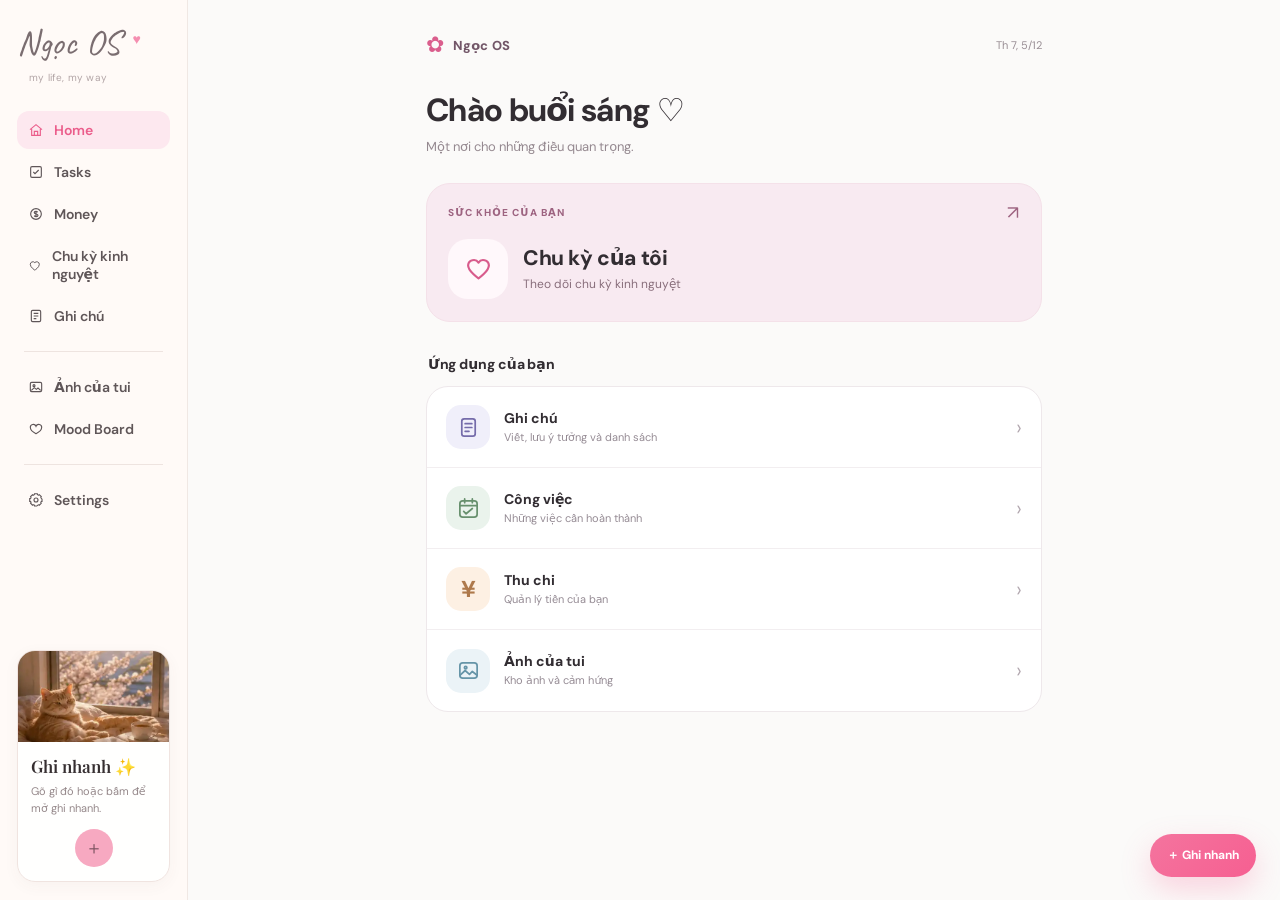
<file: index.html>
<!doctype html>
<html lang="vi">
<head>
<meta charset="utf-8">
<meta name="viewport" content="width=device-width,initial-scale=1,viewport-fit=cover">
<meta name="theme-color" content="#fff8f4">
<link rel="manifest" href="./manifest.webmanifest">
<link rel="preconnect" href="https://fonts.googleapis.com">
<link rel="preconnect" href="https://fonts.gstatic.com" crossorigin>
<link href="https://fonts.googleapis.com/css2?family=Caveat:wght@500;600&family=DM+Sans:wght@400;500;600;700&family=Playfair+Display:wght@500;600&display=swap" rel="stylesheet">
<title>Ngọc OS ♡</title>
<style>
:root{--bg:#fff8f4;--side:#fffaf7;--card:rgba(255,255,255,.88);--ink:#352e30;--muted:#95888a;--pink:#f56f9c;--pink-soft:#fde8ef;--green:#69ae77;--lav:#e9ddfb;--peach:#ffe6cd;--line:#eee4e0;--shadow:0 10px 32px rgba(91,62,68,.065);--shadow-soft:0 4px 16px rgba(91,62,68,.045)}
*{box-sizing:border-box}html{scroll-behavior:smooth}body{margin:0;background:linear-gradient(180deg,#fff9f6,#fff7f3);color:var(--ink);font-family:"DM Sans",system-ui,sans-serif;font-size:14px}button,textarea{font:inherit}button{cursor:pointer}svg{display:block}.hidden{display:none!important}
.app{min-height:100vh;display:grid;grid-template-columns:188px minmax(0,1fr)}
.sidebar{position:sticky;top:0;height:100vh;padding:25px 17px 18px;background:rgba(255,250,247,.97);border-right:1px solid #f0e8e4;display:flex;flex-direction:column;z-index:20}
.logo{font-family:"Caveat",cursive;font-size:35px;line-height:1;color:#7a6d70;letter-spacing:.02em;margin:0 0 4px}.logo-heart{color:#f58eb0;font-family:"DM Sans";font-size:14px;vertical-align:10px;margin-left:3px}.tagline{font-size:10px;color:#b2a5a6;margin:7px 0 27px 12px;letter-spacing:.02em}
.nav{display:grid;gap:4px}.nav button{border:0;background:transparent;text-align:left;padding:10px 11px;border-radius:12px;color:#5f5658;font-weight:600;display:flex;align-items:center;gap:10px;transition:.18s}.nav button svg{width:16px;height:16px;stroke:currentColor;stroke-width:1.7;fill:none}.nav button:hover{background:#fff3f6;color:#df668d}.nav button.active{background:#fde8ef;color:#eb5d8b}.sep{height:1px;background:#eee4e0;margin:12px 7px}
.quick-card{margin-top:auto;border:1px solid #f0e4e0;border-radius:18px;overflow:hidden;background:rgba(255,255,255,.92);box-shadow:var(--shadow-soft)}.quick-art{height:91px;background:url('assets/cat.webp') center 48%/cover}.quick-body{padding:13px 13px 14px}.quick-body h3{font-family:"Playfair Display",serif;margin:0 0 6px;font-size:17px;font-weight:600}.quick-body p{margin:0;color:var(--muted);font-size:11px;line-height:1.55}.mic{width:38px;height:38px;border:0;border-radius:50%;background:#f7a9c1;color:#7b5360;margin:12px auto 0;display:grid;place-items:center;font-size:18px}
.main{min-width:0;padding:0 20px 28px}.workspace{max-width:1440px;margin:0 auto}
.hero{height:245px;border-radius:0 0 23px 23px;overflow:hidden;position:relative;background:url('assets/hero.webp') center 59%/cover no-repeat;box-shadow:var(--shadow)}.hero:after{content:"";position:absolute;inset:0;background:linear-gradient(90deg,rgba(48,25,32,.31) 0%,rgba(48,25,32,.08) 52%,rgba(48,25,32,.12) 100%)}
.hero-tools{position:absolute;left:25px;top:19px;z-index:2}.pill{border:1px solid rgba(255,255,255,.78);background:rgba(255,255,255,.90);backdrop-filter:blur(14px);padding:9px 14px;border-radius:999px;font-size:12px;font-weight:700;color:#493f42;box-shadow:0 5px 18px rgba(60,40,45,.07)}.hero-like{position:absolute;right:23px;top:19px;z-index:2}.greeting{position:absolute;left:30px;bottom:30px;z-index:2;color:#fff;text-shadow:0 2px 15px rgba(36,18,25,.35)}.greeting h1{font-family:"Caveat",cursive;font-size:44px;font-weight:500;line-height:1;margin:0 0 3px}.greeting p{margin:0;font-size:14px;font-weight:500}.clock{position:absolute;right:27px;bottom:23px;z-index:2;color:#fff;text-align:right;text-shadow:0 2px 14px rgba(36,18,25,.35)}.clock strong{font-family:"Playfair Display",serif;font-size:40px;font-weight:500;line-height:1}.clock span{display:block;font-size:11px;margin-top:5px;font-weight:600}.weather{display:inline-flex;align-items:center;margin-top:7px;padding:6px 10px;background:rgba(255,255,255,.82);color:#5e5557;border-radius:999px;text-shadow:none;font-size:10px;font-weight:600}
.dash{padding:16px 0 0}.top-grid{display:grid;grid-template-columns:1.02fr 1.08fr .98fr;gap:13px}.card{background:var(--card);border:1px solid rgba(238,228,224,.95);border-radius:19px;padding:16px;box-shadow:var(--shadow-soft);backdrop-filter:blur(8px)}.card-head{display:flex;justify-content:space-between;align-items:center;margin-bottom:11px}.card-head h3{margin:0;font-size:12px;letter-spacing:.035em;font-weight:700;display:flex;align-items:center;gap:8px}.mini-icon{width:22px;height:22px;border-radius:8px;display:grid;place-items:center;font-size:11px}.mini-icon.pink{background:#ffe6ee;color:#e96691}.mini-icon.green{background:#e8f5e7;color:#5c9d68}.mini-icon.sun{background:#fff1d7;color:#d89427}.mini-icon.yellow{background:#fff1bf;color:#b58a12}.add{border:0;background:#fff0f4;color:var(--pink);width:27px;height:27px;border-radius:50%;font-size:16px;display:grid;place-items:center}.task{display:grid;grid-template-columns:20px 1fr auto;gap:8px;align-items:center;padding:8px 0;border-bottom:1px solid #f1e9e6;font-size:12px}.task:last-child{border:0}.check{width:16px;height:16px;border:1.35px solid #bcb1b2;border-radius:50%;background:#fff}.task.done .check{background:var(--pink);border-color:var(--pink);box-shadow:inset 0 0 0 3px white}.task.done .name{text-decoration:line-through;color:#aaa}.datechip{font-size:9px;color:#a09496;background:#faf5f3;padding:4px 6px;border-radius:8px}.money-big{font-family:"Playfair Display",serif;font-size:29px;font-weight:600;margin:1px 0}.delta{font-size:10px;color:var(--muted);margin-bottom:4px}.delta b{color:#4fa05d}.money-item{display:flex;justify-content:space-between;padding:8px 0;border-bottom:1px solid #f1e9e6;font-size:11px}.money-item:last-child{border:0}.timeline{display:grid;gap:9px;margin-top:4px}.time{display:grid;grid-template-columns:11px 44px 1fr;gap:7px;align-items:center;font-size:11px}.dot{width:7px;height:7px;border-radius:50%;background:#70ba88;box-shadow:0 0 0 3px rgba(112,186,136,.10)}.time:nth-child(3) .dot{background:#f16c9a;box-shadow:0 0 0 3px rgba(241,108,154,.10)}.time:nth-child(4) .dot,.time:nth-child(5) .dot{background:#9586da;box-shadow:0 0 0 3px rgba(149,134,218,.10)}
.middle{display:grid;grid-template-columns:1.02fr 1.05fr 1.05fr;gap:13px;margin-top:13px}.photo-card{min-height:302px;border-radius:19px;overflow:hidden;position:relative;box-shadow:var(--shadow-soft);background:#eee}.photo-card img{width:100%;height:100%;position:absolute;inset:0;object-fit:cover}.photo-card:first-child img{object-position:center 47%}.photo-card:last-child img{object-position:center 55%}.photo-card:after{content:"";position:absolute;inset:55% 0 0;background:linear-gradient(transparent,rgba(34,22,24,.38));pointer-events:none}.photo-overlay{position:absolute;left:17px;bottom:15px;z-index:2;color:#fff;text-shadow:0 2px 9px #0007;font-size:11px;line-height:1.45}.heart{position:absolute;right:13px;top:13px;z-index:2;width:34px;height:34px;border:0;border-radius:50%;background:rgba(255,255,255,.94);color:var(--pink);font-size:17px;box-shadow:var(--shadow-soft)}.notes{display:grid;gap:8px}.note{padding:11px 12px;border-radius:11px;background:var(--lav);font-size:11px;line-height:1.45;min-height:62px}.note:nth-child(2){background:#ffe2e8}.note:nth-child(3){background:var(--peach)}.note b{font-size:11px}.note small{float:right;color:#aa9c9e;font-size:8px;margin-top:5px}
.gallery{margin-top:13px;padding-bottom:14px}.gallery-row{display:grid;grid-template-columns:repeat(8,minmax(80px,1fr));gap:9px}.thumb{height:94px;border-radius:12px;overflow:hidden;position:relative;background:#eee}.thumb img{width:100%;height:100%;object-fit:cover}.thumb:nth-child(1) img{object-position:center 58%}.thumb:nth-child(2) img{object-position:center 47%}.thumb:nth-child(3){background:linear-gradient(145deg,#dae9bc,#f5dbb1)}.thumb:nth-child(4){background:linear-gradient(145deg,#b8dff0,#f2d7df)}.thumb:nth-child(5){background:linear-gradient(145deg,#f2e1ca,#d5e6c8)}.thumb:nth-child(6){background:linear-gradient(145deg,#bddcb5,#54765a)}.thumb:nth-child(7) img{object-position:center 55%}.thumb:nth-child(8){background:linear-gradient(145deg,#e3d0f5,#c5d8f0)}.selected{outline:2px solid #f18ab0;outline-offset:2px}.selected:after{content:"✓";position:absolute;right:7px;top:7px;width:20px;height:20px;border-radius:50%;background:#fff;color:#ed6b99;display:grid;place-items:center;font-size:11px;font-weight:800}.footer-quote{margin-top:13px;padding:13px;text-align:center;border-radius:16px;background:linear-gradient(90deg,#fff0f4,#fff8f6,#fff0f4);font-size:11px;color:#5d5254}.footer-quote b{color:#f186a9}
.view{display:none}.view.active{display:block}.page{padding:25px 4px}.page h2{font-family:"Playfair Display",serif;font-size:31px;font-weight:500;margin:0 0 4px}.page p{color:var(--muted);margin:0 0 15px;font-size:12px}.list{background:#fff;border:1px solid var(--line);border-radius:18px;padding:15px;box-shadow:var(--shadow-soft)}.row{display:grid;grid-template-columns:88px 1fr auto;gap:12px;padding:12px 2px;border-bottom:1px solid var(--line);align-items:center;font-size:12px}.row:last-child{border:0}.row small{color:var(--muted)}
.quick{position:fixed;right:24px;bottom:23px;border:0;border-radius:999px;background:linear-gradient(135deg,#f4749e,#f65f91);color:#fff;padding:13px 17px;font-weight:700;font-size:12px;box-shadow:0 12px 30px rgba(246,95,145,.25);z-index:40}.modal-bg{position:fixed;inset:0;background:rgba(55,43,48,.28);backdrop-filter:blur(7px);display:grid;place-items:center;padding:18px;z-index:60}.modal{width:min(520px,100%);background:#fffaf8;border:1px solid var(--line);border-radius:24px;padding:20px;box-shadow:0 26px 70px rgba(67,40,51,.18)}.modal h2{font-family:"Playfair Display",serif;font-weight:500;margin:0}.modal textarea{width:100%;height:118px;margin:14px 0;border:1px solid var(--line);border-radius:16px;padding:13px;resize:none;outline:none}.modal textarea:focus{border-color:#ecb3c5;box-shadow:0 0 0 4px #fdebf1}.modal-actions{display:flex;justify-content:flex-end;gap:8px}.modal-actions button{border:1px solid var(--line);border-radius:999px;padding:9px 14px;background:#fff;font-size:12px}.modal-actions .save{background:#413638;color:#fff;border-color:#413638}.toast{position:fixed;left:50%;bottom:22px;transform:translate(-50%,12px);opacity:0;background:#3f3536;color:#fff;padding:10px 14px;border-radius:999px;z-index:100;transition:.2s;font-size:12px}.toast.show{opacity:1;transform:translate(-50%,0)}
@media(max-width:1050px){.app{grid-template-columns:72px 1fr}.sidebar{padding:21px 10px}.logo{font-size:0}.logo:before{content:"♡";font-family:"DM Sans";font-size:24px;color:#ed6f9b}.logo-heart,.tagline,.nav button span,.quick-card{display:none}.nav button{justify-content:center}.nav button svg{width:19px;height:19px}.top-grid,.middle{grid-template-columns:1fr 1fr}.today-card{grid-column:1/-1}.gallery-row{grid-template-columns:repeat(4,1fr)}}
@media(max-width:680px){.app{display:block}.sidebar{display:none}.main{padding:0 10px 82px}.hero{height:420px;border-radius:0 0 23px 23px}.clock{top:22px;bottom:auto}.greeting{bottom:33px}.greeting h1{font-size:39px}.top-grid,.middle{display:block}.card,.photo-card{margin-top:11px}.gallery-row{display:flex;overflow:auto}.thumb{min-width:100px}.quick{bottom:17px}.row{grid-template-columns:66px 1fr auto}}
.cycle-home-card{background:linear-gradient(126deg,#fff3f8,#faf2ff);border:1px solid #f8dbe9}.cycle-home-go{font-size:12px;font-weight:700;color:#d84885;text-decoration:none}.cycle-home-content{display:flex;align-items:center;gap:13px;padding:12px 0 7px}.cycle-home-emoji{font-size:39px}.cycle-home-content strong{font-size:17px}.cycle-home-content p{font-size:11px;color:#8d7285;margin:4px 0}.cycle-home-link{display:block;margin-top:9px;padding:11px 12px;border-radius:13px;background:white;color:#c73f7e;text-decoration:none;font-size:11px;font-weight:700}.mobile-cycle-link{display:none}@media(max-width:680px){.mobile-cycle-link{position:fixed;left:12px;bottom:17px;z-index:50;display:flex;align-items:center;gap:5px;background:#fff2f8;color:#c6357a;text-decoration:none;padding:12px 14px;border-radius:999px;box-shadow:0 5px 25px #aa628142;font-weight:750;font-size:12px}.quick{right:12px}.cycle-home-card{margin-top:12px}}
/* Calm mobile-first home */
body{background:#fffafc}
#view-home .hero{height:160px;border-radius:0 0 24px 24px;box-shadow:none;background-image:linear-gradient(100deg,#ffeaf2,#f2ebff)!important;background-position:center!important}
#view-home .hero:after{display:none}
#view-home .greeting{left:24px;bottom:27px;color:#463247;text-shadow:none}
#view-home .greeting h1{font-family:"DM Sans",system-ui,sans-serif;font-size:clamp(24px,4vw,32px);font-weight:700;letter-spacing:-1.3px;line-height:1.25}
#view-home .greeting p{font-size:12px;color:#896f82;margin-top:6px}
#view-home .hero-tools,#view-home .hero-like,#view-home .clock .weather{display:none}
#view-home .clock{right:24px;top:23px;bottom:auto;color:#9b6b8e;text-shadow:none}
#view-home .clock strong{font-family:"DM Sans",sans-serif;font-size:18px;font-weight:600}
#view-home .clock #dateLine{font-size:10px;margin-top:2px}
#view-home .dash{padding:21px 4px 24px;max-width:940px;margin:auto}
#view-home .home-section-label{font-weight:750;letter-spacing:-.2px;font-size:14px;margin:0 0 12px;color:#42353f}
#view-home .home-main-grid{display:grid;grid-template-columns:1.1fr .9fr;gap:15px;align-items:stretch}
#view-home .home-main-grid .cycle-home-card{grid-column:1/-1;min-height:148px;background:linear-gradient(115deg,#ffe2ee,#f2e6ff);border:1px solid #f8dbe9;box-shadow:none;margin:0;padding:20px;border-radius:24px}
#view-home .cycle-home-card .card-head{margin:0}
#view-home .cycle-home-card .card-head h3{font-size:11px;letter-spacing:.07em;color:#9e607f}
#view-home .cycle-home-card .cycle-home-content{padding:10px 0 4px;gap:15px}
#view-home .cycle-home-card .cycle-home-emoji{background:#fff7fbbb;border-radius:19px;width:65px;height:65px;display:grid;place-items:center;font-size:34px}
#view-home .cycle-home-card .cycle-home-content strong{font-size:22px;letter-spacing:-.5px}
#view-home .cycle-home-card .cycle-home-content p{font-size:12px;margin:5px 0;color:#856778}
#view-home .cycle-home-card .cycle-home-link{display:none}
#view-home .home-work,#view-home .home-wallet,#view-home .home-notes{margin:0;border:1px solid #f3e6ed;border-radius:23px;background:#fff;padding:19px;box-shadow:none;min-height:158px}
#view-home .card-head{margin-bottom:13px}
#view-home .card-head h3{font-size:12px;letter-spacing:.03em}
#view-home .home-work .task{padding:10px 0}
#view-home .home-empty{color:#a48b9c;font-size:12px;line-height:1.6;padding:12px 0}
#view-home .home-wallet .money-big{font-size:32px;color:#493346;font-family:"DM Sans",sans-serif;letter-spacing:-1px;margin-top:16px}
#view-home .home-wallet .delta{display:none}
#view-home .home-wallet #homeMoney{display:none}
#view-home .home-wallet .summary-subtext{font-size:11px;color:#a48b9b}
#view-home .home-shortcuts{display:grid;grid-template-columns:repeat(3,minmax(0,1fr));gap:12px;margin:18px 0 24px}
#view-home .home-shortcut{display:flex;align-items:center;justify-content:center;gap:9px;text-decoration:none;border:1px solid #f0e6ee;border-radius:17px;background:#fff;color:#685466;font-weight:700;font-size:12px;padding:15px 8px;min-height:55px}
#view-home .home-shortcut .shortcut-icon{font-size:19px}
#view-home .home-notes{min-height:0;margin:0}
#view-home .home-notes .notes{grid-template-columns:repeat(2,minmax(0,1fr))}
#view-home .home-notes .note{background:#fcf4f8;border-radius:14px;min-height:68px}
#view-home .home-notes .note:nth-child(2){background:#f7f1fd}
#view-home .home-notes .note:nth-child(n+3){display:none}
#view-home .home-photo-strip{display:flex;align-items:center;justify-content:space-between;gap:16px;background:#fff;border:1px solid #f2e6ed;border-radius:20px;padding:12px 16px;margin-top:16px}
#view-home .home-photo-strip img{width:66px;height:58px;border-radius:14px;object-fit:cover}
#view-home .home-photo-strip h3{font-size:13px;margin:0}
#view-home .home-photo-strip p{font-size:11px;color:#9d8392;margin:5px 0 0}
#view-home .home-photo-strip button{border:0;background:#fbe9f2;color:#b65282;border-radius:14px;padding:10px;font-weight:700;font-size:11px}
.mobile-bottom-nav{display:none}
@media(max-width:1050px){#view-home .home-main-grid{grid-template-columns:1fr 1fr}}
@media(max-width:680px){
 .main{padding:0 12px 94px}
 #view-home .hero{height:143px;border-radius:0 0 23px 23px}
 #view-home .greeting{left:17px;bottom:19px}
 #view-home .greeting h1{font-size:25px}
 #view-home .greeting p{max-width:240px}
 #view-home .clock{right:18px;top:15px}
 #view-home .clock strong{font-size:15px}
 #view-home .clock #dateLine{font-size:9px}
 #view-home .dash{padding:17px 1px 8px}
 #view-home .home-main-grid{grid-template-columns:repeat(2,minmax(0,1fr));gap:11px}
 #view-home .home-main-grid .cycle-home-card{padding:17px;min-height:135px}
 #view-home .cycle-home-card .cycle-home-content strong{font-size:18px}
 #view-home .cycle-home-card .cycle-home-emoji{width:57px;height:57px;font-size:29px}
 #view-home .home-work,#view-home .home-wallet{padding:13px;min-height:150px}
 #view-home .home-work .task:nth-child(n+3){display:none}
 #view-home .home-work .task{grid-template-columns:19px 1fr;gap:6px;font-size:11px}
 #view-home .home-work .datechip{display:none}
 #view-home .home-wallet .money-big{font-size:23px}
 #view-home .home-shortcuts{gap:9px;margin:13px 0 20px}
 #view-home .home-shortcut{flex-direction:column;gap:4px;padding:8px 5px;font-size:10px;min-height:69px}
 #view-home .home-shortcut .shortcut-icon{font-size:23px}
 #view-home .home-notes{padding:15px}
 #view-home .home-photo-strip{margin-top:11px}
 .mobile-bottom-nav{display:flex;position:fixed;bottom:0;left:0;right:0;height:calc(68px + env(safe-area-inset-bottom));padding:4px 8px env(safe-area-inset-bottom);background:#fffafcf6;backdrop-filter:blur(16px);border-top:1px solid #f2e4eb;justify-content:space-around;align-items:center;z-index:45}
 .mobile-bottom-nav button,.mobile-bottom-nav a{background:transparent;border:0;color:#8e7787;font-size:10px;text-decoration:none;min-width:54px;display:flex;flex-direction:column;gap:1px;align-items:center}
 .mobile-bottom-nav .mobile-icon{font-size:22px;line-height:1.1}
 .mobile-bottom-nav .active{color:#e6508d}
 .mobile-bottom-nav .mobile-add{background:#f45b99;color:#fff;width:48px;height:48px;min-width:48px;border-radius:18px;font-size:28px;display:grid;place-items:center;margin-top:-13px;box-shadow:0 7px 15px #ed75a35c}
 .quick,.mobile-cycle-link{display:none}
 .toast{bottom:82px}
 .modal-bg{z-index:60}
}

.note-app-link{display:inline-block;margin-top:10px;text-decoration:none;font-size:12px;font-weight:700;color:#be4684}
</style>
<link rel="stylesheet" href="./assets/home-focus.css">
</head>
<body>
<div class="app">
<aside class="sidebar">
  <div class="logo">Ngọc OS <span class="logo-heart">♥</span></div><div class="tagline">my life, my way</div>
  <nav class="nav">
    <button class="active" data-view="home"><svg viewBox="0 0 24 24"><path d="M3 11.5 12 4l9 7.5"/><path d="M5.5 10.5V20h13v-9.5"/><path d="M9.5 20v-6h5v6"/></svg><span>Home</span></button>
    <button data-view="tasks"><svg viewBox="0 0 24 24"><rect x="4" y="4" width="16" height="16" rx="2"/><path d="m8 12 2.5 2.5L16 9"/></svg><span>Tasks</span></button>
    <button type="button" onclick="location.href='./money/'"><svg viewBox="0 0 24 24"><circle cx="12" cy="12" r="8"/><path d="M12 7.5v9M14.5 9.5c-.6-1-1.4-1.5-2.7-1.5-1.5 0-2.5.7-2.5 1.8 0 3 5.7 1.5 5.7 4.2 0 1.2-1.1 2-2.7 2-1.4 0-2.4-.5-3.1-1.5"/></svg><span>Money</span></button>
    <button id="cycleSideNav" type="button" onclick="location.href='./cycle/'"><svg viewBox="0 0 24 24"><path d="M12 21s-8-4.7-8-10.2a4.6 4.6 0 0 1 8-3 4.6 4.6 0 0 1 8 3C20 16.3 12 21 12 21Z"/></svg><span>Chu kỳ kinh nguyệt</span></button>
    <button type="button" onclick="location.href='./notes/'"><svg viewBox="0 0 24 24"><rect x="5" y="3.5" width="14" height="17" rx="2"/><path d="M8.5 8h7M8.5 12h7M8.5 16h4"/></svg><span>Ghi chú</span></button>
    <div class="sep"></div>
    <button data-view="photos"><svg viewBox="0 0 24 24"><rect x="3.5" y="5" width="17" height="14" rx="2"/><circle cx="9" cy="10" r="1.5"/><path d="m5 17 4.5-4 3 2.5 2.5-2 4 3.5"/></svg><span>Ảnh của tui</span></button>
    <button data-view="photos"><svg viewBox="0 0 24 24"><path d="M20.5 9.8c0 5-8.5 9.2-8.5 9.2S3.5 14.8 3.5 9.8A4.4 4.4 0 0 1 12 7.9a4.4 4.4 0 0 1 8.5 1.9Z"/></svg><span>Mood Board</span></button>
    <div class="sep"></div>
    <button data-view="settings"><svg viewBox="0 0 24 24"><circle cx="12" cy="12" r="3"/><path d="M19.4 15a1.8 1.8 0 0 0 .36 2l.05.05-2.8 2.8-.05-.05a1.8 1.8 0 0 0-2-.36 1.8 1.8 0 0 0-1.1 1.65V21h-4v-.08A1.8 1.8 0 0 0 8.75 19.3a1.8 1.8 0 0 0-2 .36l-.05.05-2.8-2.8.05-.05a1.8 1.8 0 0 0 .36-2A1.8 1.8 0 0 0 2.66 14H2.6v-4h.08a1.8 1.8 0 0 0 1.65-1.1 1.8 1.8 0 0 0-.36-2l-.05-.05 2.8-2.8.05.05a1.8 1.8 0 0 0 2 .36A1.8 1.8 0 0 0 9.9 2.8V2.7h4v.08A1.8 1.8 0 0 0 15 4.43a1.8 1.8 0 0 0 2-.36l.05-.05 2.8 2.8-.05.05a1.8 1.8 0 0 0-.36 2A1.8 1.8 0 0 0 21.1 10H21v4h-.08A1.8 1.8 0 0 0 19.4 15Z"/></svg><span>Settings</span></button>
  </nav>
  <div class="quick-card"><div class="quick-art"></div><div class="quick-body"><h3>Ghi nhanh ✨</h3><p>Gõ gì đó hoặc bấm để mở ghi nhanh.</p><button class="mic" id="sideQuick">＋</button></div></div>
</aside>
<main class="main"><div class="workspace">
<section id="view-home" class="view active">
  <div class="focus-shell">
    <header class="focus-header">
      <div class="focus-topline">
        <span class="focus-brand"><i aria-hidden="true">✿</i> Ngọc OS</span>
        <time class="focus-date" id="homeDate"></time>
      </div>
      <h1 class="focus-welcome" id="homeGreeting">Chào bạn ♡</h1>
      <p class="focus-intro">Một nơi cho những điều quan trọng.</p>
    </header>

    <a class="focus-cycle" href="./cycle/" aria-label="Mở ứng dụng Chu kỳ kinh nguyệt">
      <span class="focus-cycle-eyebrow"><span>SỨC KHỎE CỦA BẠN</span><span aria-hidden="true">↗</span></span>
      <span class="focus-cycle-main">
        <span class="focus-cycle-icon" aria-hidden="true"><svg viewBox="0 0 24 24"><path d="M20.6 8.5c0 5-8.6 10.8-8.6 10.8S3.4 13.5 3.4 8.5a4.7 4.7 0 0 1 8.6-2.2 4.7 4.7 0 0 1 8.6 2.2Z" fill="none" stroke="currentColor" stroke-linecap="round" stroke-linejoin="round"/></svg></span>
        <span class="focus-cycle-copy"><strong id="cycleHomeTitle">Chu kỳ của tôi</strong><span id="cycleHomeHint">Theo dõi chu kỳ kinh nguyệt</span></span>
      </span>
    </a>

    <h2 class="focus-section-title">Ứng dụng của bạn</h2>
    <nav class="focus-app-list" aria-label="Các ứng dụng">
      <a class="focus-app" href="./notes/">
        <span class="focus-app-icon notes" aria-hidden="true"><svg viewBox="0 0 24 24"><rect x="5" y="3" width="14" height="18" rx="2.5"/><path d="M8.5 8h7M8.5 12h7M8.5 16h4"/></svg></span>
        <span class="focus-app-copy"><span class="focus-app-name">Ghi chú</span><span class="focus-app-sub">Viết, lưu ý tưởng và danh sách</span></span><span class="focus-app-arrow" aria-hidden="true">›</span>
      </a>
      <button type="button" class="focus-app" data-view="tasks">
        <span class="focus-app-icon tasks" aria-hidden="true"><svg viewBox="0 0 24 24"><rect x="3" y="4" width="18" height="17" rx="3"/><path d="M8 2v4M16 2v4M3 9h18m-14 6 2.5 2.5L16 12"/></svg></span>
        <span class="focus-app-copy"><span class="focus-app-name">Công việc</span><span class="focus-app-sub">Những việc cần hoàn thành</span></span><span class="focus-app-arrow" aria-hidden="true">›</span>
      </button>
      <a class="focus-app" href="./money/">
        <span class="focus-app-icon money" aria-hidden="true">¥</span>
        <span class="focus-app-copy"><span class="focus-app-name">Thu chi</span><span class="focus-app-sub">Quản lý tiền của bạn</span></span><span class="focus-app-arrow" aria-hidden="true">›</span>
      </a>
      <button type="button" class="focus-app" data-view="photos">
        <span class="focus-app-icon photos" aria-hidden="true"><svg viewBox="0 0 24 24"><rect x="3" y="4" width="18" height="16" rx="3"/><circle cx="9" cy="9" r="1.3"/><path d="m3 17 5.5-5 4.5 4 3-3 5 4"/></svg></span>
        <span class="focus-app-copy"><span class="focus-app-name">Ảnh của tui</span><span class="focus-app-sub">Kho ảnh và cảm hứng</span></span><span class="focus-app-arrow" aria-hidden="true">›</span>
      </button>
    </nav>
  </div>
</section>
<section id="view-tasks" class="view page"><h2>Tasks</h2><p>Việc cần làm và deadline.</p><div class="list" id="tasksList"></div></section>
<section id="view-money" class="view page"><h2>Money</h2><p>Thu chi cá nhân.</p><div class="list" id="moneyList"></div></section>

<section id="view-notes" class="view page"><h2>Notes</h2><p>Những điều muốn nhớ.</p><div class="list" id="notesList"></div></section>
<section id="view-photos" class="view page"><h2>Ảnh của tui</h2><p>Kho mood dùng cho Smart Random.</p><div class="card"><div class="gallery-row"><div class="thumb selected"><img src="assets/hero.webp"></div><div class="thumb selected"><img src="assets/cat.webp"></div><div class="thumb"><img src="assets/japan.webp"></div><div class="thumb"></div><div class="thumb"></div><div class="thumb"></div><div class="thumb"></div><div class="thumb"></div></div></div></section>
<section id="view-settings" class="view page"><h2>Cài đặt</h2><p>Ngọc OS lưu dữ liệu hiện tại trên thiết bị này. Ghi chú mới và chu kỳ được lưu riêng trên cùng trình duyệt; không tự đồng bộ giữa các điện thoại.</p><p>Dữ liệu công việc, thu chi và ghi chú cũ vẫn được giữ nguyên.</p><button type="button" data-view="notes" class="pill">Xem ghi chú cũ</button></section>
</div></main></div>
<nav class="mobile-bottom-nav" aria-label="Điều hướng di động">
  <button type="button" data-view="home" class="active"><svg viewBox="0 0 24 24"><path d="m3 11 9-8 9 8v10h-7v-7h-4v7H3z"/></svg><span>Home</span></button>
  <button type="button" data-view="tasks"><svg viewBox="0 0 24 24"><rect x="4" y="4" width="16" height="16" rx="3"/><path d="m8 12 2.5 2.5L16 9"/></svg><span>Công việc</span></button>
  <button type="button" class="mobile-add" id="mobileQuick" aria-label="Ghi nhanh"><svg viewBox="0 0 24 24"><path d="M12 4v16M4 12h16"/></svg></button>
  <a href="./cycle/"><svg viewBox="0 0 24 24"><path d="M20.6 8.5c0 5-8.6 10.8-8.6 10.8S3.4 13.5 3.4 8.5a4.7 4.7 0 0 1 8.6-2.2 4.7 4.7 0 0 1 8.6 2.2Z"/></svg><span>Chu kỳ</span></a>
  <a href="./notes/"><svg viewBox="0 0 24 24"><rect x="5" y="3" width="14" height="18" rx="3"/><path d="M8.5 8h7M8.5 12h7M8.5 16h4"/></svg><span>Ghi chú</span></a>
</nav><button class="quick" id="quickBtn">＋ Ghi nhanh</button>
<div class="modal-bg hidden" id="modal">
  <div class="modal" role="dialog" aria-modal="true" aria-labelledby="quickTitle">
    <h2 id="quickTitle">Ghi nhanh ✨</h2>
    <label class="quick-label" for="quickType">Lưu vào mục</label>
    <select id="quickType" class="quick-select">
      <option value="task">Công việc</option>
      <option value="expense">Chi tiêu</option>
      <option value="income">Thu nhập</option>
      <option value="note">Ghi chú</option>
    </select>
    <textarea id="quickInput" aria-label="Nội dung" placeholder="Nhập nội dung vào đây..."></textarea>
    <div class="modal-actions"><button id="cancel" type="button">Đóng</button><button class="save" id="saveQuick" type="button">Lưu</button></div>
  </div>
</div>
<div class="toast" id="toast"></div>
<script src="./assets/home-focus.js" defer></script>
</body></html>
</file>
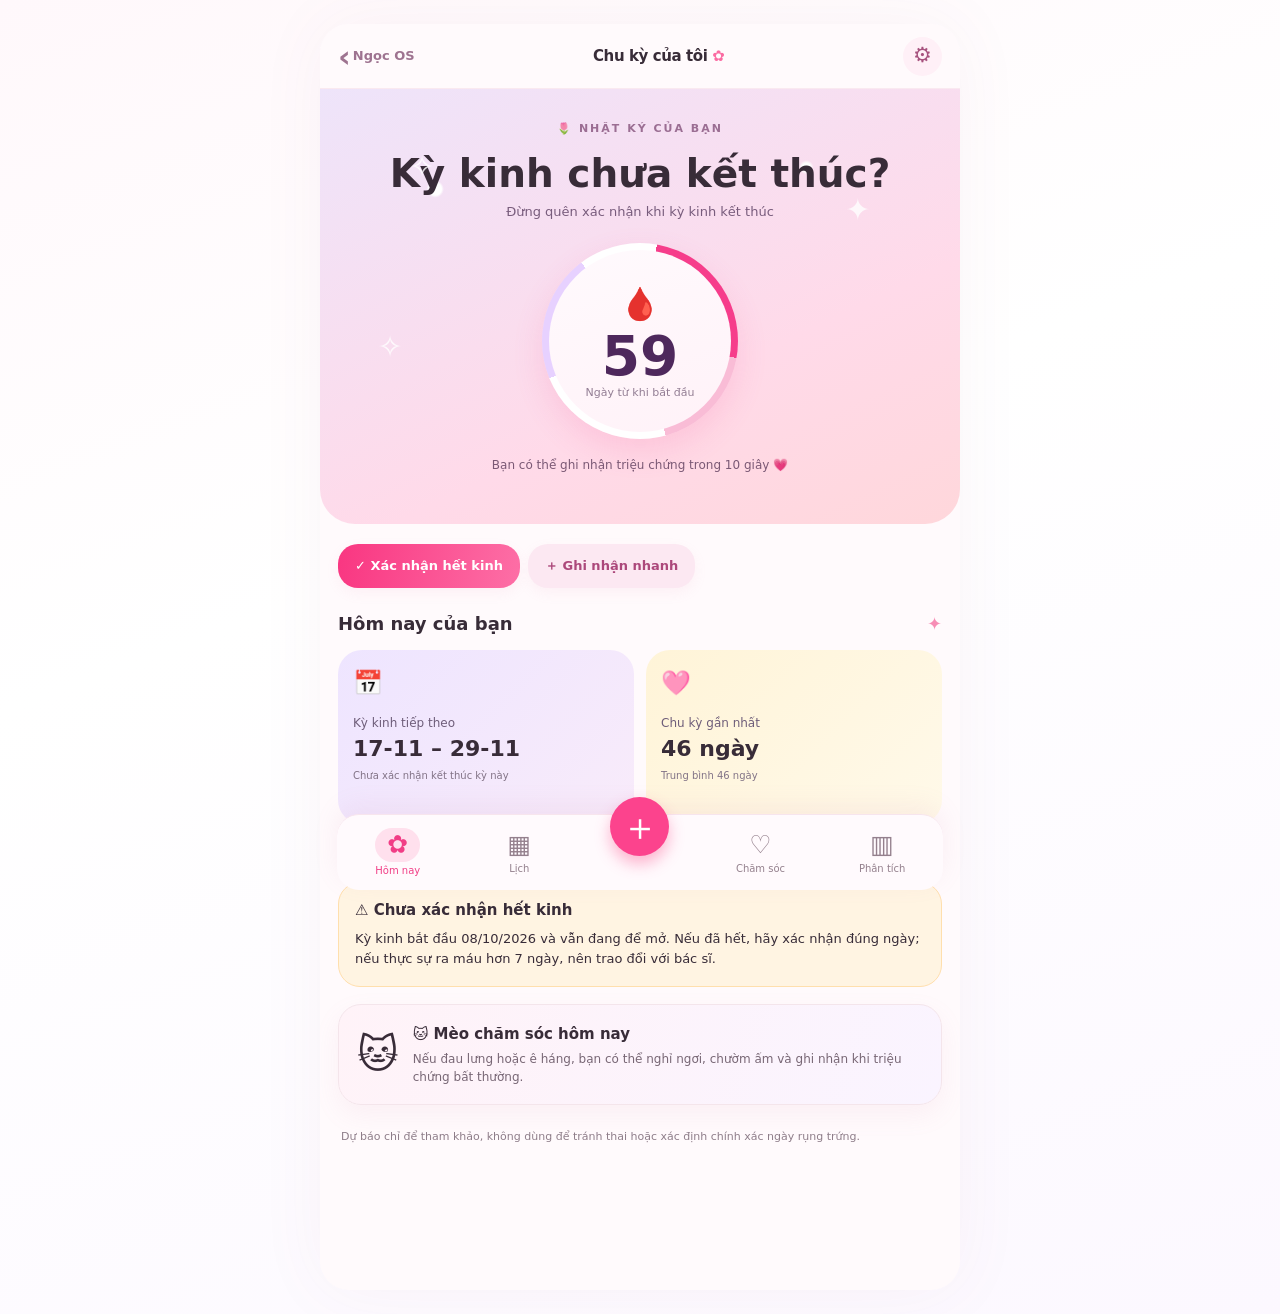
<file: cycle/index.html>
<!doctype html>
<html lang="vi">
<head>
  <meta charset="utf-8">
  <meta name="viewport" content="width=device-width,initial-scale=1,viewport-fit=cover">
  <meta name="theme-color" content="#ffe1ec">
  <meta name="description" content="Nhật ký chu kỳ riêng tư, ghi nhận nhanh và theo dõi sức khỏe.">
  <link rel="manifest" href="../manifest.webmanifest">
  <link rel="icon" href="../assets/app-icon.svg" type="image/svg+xml">
  <link rel="stylesheet" href="./style.css">
  <title>Chu kỳ của tôi · Ngọc OS</title>
  <script src="./app.js" defer></script>
</head>
<body>
<div class="app-shell">
  <header class="app-header">
    <a class="back-link" href="../" aria-label="Quay về Ngọc OS"><span aria-hidden="true">‹</span> Ngọc OS</a>
    <div class="app-brand">Chu kỳ của tôi <span aria-hidden="true">✿</span></div>
    <button id="settingsBtn" class="icon-button" type="button" aria-label="Cài đặt, sao lưu và nhập dữ liệu">⚙</button>
  </header>

  <main class="main-content">
    <section class="tab active" id="tab-today" aria-label="Hôm nay">
      <div class="hero">
        <div class="sparkle sparkle-one">✧</div><div class="sparkle sparkle-two">✦</div><div class="sparkle sparkle-three">✧</div>
        <div class="hero-eyebrow">🌷 NHẬT KÝ CỦA BẠN</div>
        <h1 id="todayTitle">Chào bạn 🌸</h1>
        <p class="hero-subtitle" id="todaySubtitle">Theo dõi chu kỳ thật nhẹ nhàng</p>
        <div class="cycle-orbit" aria-hidden="true">
          <div class="orbit-inner"><span id="orbitEmoji">🐱</span><strong id="orbitDay">♡</strong><small id="orbitLabel">Ngày chu kỳ</small></div>
        </div>
        <div class="hero-bottom" id="heroBottom">Mỗi ghi nhận nhỏ đều hữu ích 💗</div>
      </div>

      <div class="section-pad">
        <div class="quick-actions">
          <button id="startPeriodBtn" type="button" class="btn primary">🩸 Bắt đầu kỳ kinh</button>
          <button id="endPeriodBtn" type="button" class="btn primary" hidden>✓ Xác nhận hết kinh</button>
          <button id="quickLogBtn" type="button" class="btn soft">＋ Ghi nhận nhanh</button>
        </div>
        <div id="setupNudge" class="setup-nudge card" hidden>
          <span class="nudge-emoji">🌼</span>
          <div><h3>Thiết lập trong 15 giây</h3><p>Nhập ngày bắt đầu kỳ kinh gần nhất để bắt đầu theo dõi.</p></div>
          <button id="setupBtn" class="link-button" type="button">Bắt đầu →</button>
        </div>

        <div class="eyebrow-heading"><span>Hôm nay của bạn</span><span class="tiny-star">✦</span></div>
        <div class="stat-grid">
          <article class="stat-card lilac">
            <span class="stat-icon">📅</span><div class="stat-kicker">Kỳ kinh tiếp theo</div>
            <strong id="nextPeriodDate">Chưa có</strong>
            <small id="nextPeriodHint">Cần thêm dữ liệu</small>
          </article>
          <article class="stat-card butter">
            <span class="stat-icon">🩷</span><div class="stat-kicker">Chu kỳ gần nhất</div>
            <strong id="lastCycleLength">-- ngày</strong>
            <small id="avgCycleHint">Từ lịch sử đã lưu</small>
          </article>
        </div>

        <div class="eyebrow-heading"><span>Health Guardian</span><span class="tag">Bảo vệ sức khỏe</span></div>
        <div id="todayAlert" class="guardian-card" role="status" aria-live="polite"></div>

        <div class="card mindful-card">
          <div class="cat-bubble" aria-hidden="true">🐱</div>
          <div><h3 id="coachTitle">Mình đồng hành cùng bạn 💗</h3>
          <p id="coachText">Không cần ghi chép mỗi ngày. Chỉ cần nhập ngày bắt đầu, kết thúc và những thay đổi đáng chú ý.</p></div>
        </div>
        <p class="disclaimer">Dự báo chỉ để tham khảo, không dùng để tránh thai hoặc xác định chính xác ngày rụng trứng.</p>
      </div>
    </section>

    <section class="tab" id="tab-calendar" aria-label="Lịch chu kỳ">
      <div class="page-heading"><span class="page-icon">🗓️</span><div><h1>Lịch chu kỳ</h1><p>Nhìn lại lịch sử và ngày dự kiến</p></div></div>
      <div class="card calendar-card">
        <div class="month-nav"><button id="prevMonth" class="round-arrow" type="button" aria-label="Tháng trước">‹</button>
          <h2 id="monthLabel">Tháng</h2><button id="nextMonth" class="round-arrow" type="button" aria-label="Tháng sau">›</button></div>
        <div class="weekdays" aria-hidden="true"><span>CN</span><span>T2</span><span>T3</span><span>T4</span><span>T5</span><span>T6</span><span>T7</span></div>
        <div class="calendar-grid" id="calendarGrid" aria-label="Các ngày trong tháng"></div>
        <div class="legend"><span><i class="legend-dot confirmed"></i>Kinh đã ghi</span><span><i class="legend-dot ongoing"></i>Chưa xác nhận</span><span><i class="legend-dot expected"></i>Dự kiến</span><span><i class="legend-dot noted"></i>Có nhật ký</span></div>
        <p class="forecast-caption">Với chu kỳ chưa đều, app chỉ dự đoán khoảng ngày bắt đầu — không dự đoán ngày an toàn.</p>
      </div>
      <div class="card selected-day"><div class="card-title"><h3 id="selectedDayLabel">Chi tiết ngày</h3><button id="addDayLogBtn" class="text-action" type="button">＋ Ghi nhanh</button></div>
        <div id="selectedDayContent" class="detail-text">Chưa có ghi nhận.</div>
      </div>
      <div class="card">
        <div class="card-title"><h3>🩸 Lịch sử kỳ kinh</h3><button id="addPeriodBtn" class="text-action" type="button">＋ Thêm kỳ</button></div>
        <div id="periodHistory" class="history-list"></div>
      </div>
    </section>

    <section class="tab" id="tab-care" aria-label="Chăm sóc sức khỏe">
      <div class="page-heading"><span class="page-icon">💗</span><div><h1>Chăm sóc bản thân</h1><p>Những cách hỗ trợ cơ thể an toàn</p></div></div>
      <article class="sos-card">
        <div class="sos-top"><span>🌸 PERIOD SOS</span><span class="sos-heart">♡</span></div>
        <h2>Hôm nay bạn không khỏe?</h2><p>Đau lưng, ê háng hoặc mệt trong ngày hành kinh?</p>
        <button id="sosLogBtn" type="button" class="btn white">Ghi mức đau trong 10 giây →</button>
      </article>
      <div class="care-grid">
        <article class="care-card"><span class="care-emoji">🔥</span><h3>Chườm ấm</h3><p>Dùng túi chườm ấm có lớp khăn bảo vệ da, nghỉ ngơi khi cần.</p></article>
        <article class="care-card"><span class="care-emoji">🚶</span><h3>Vận động nhẹ</h3><p>Đi bộ 10–15 phút nếu thấy thoải mái. Không cố tập khi đau nhiều.</p></article>
        <article class="care-card"><span class="care-emoji">🥗</span><h3>Ăn đủ chất</h3><p>Duy trì bữa ăn cân bằng, chú ý thực phẩm giàu sắt nếu ra máu nhiều.</p></article>
        <article class="care-card"><span class="care-emoji">😴</span><h3>Ngủ và giảm stress</h3><p>Ưu tiên giấc ngủ đều và thời gian nghỉ; không ăn kiêng cực đoan.</p></article>
      </div>
      <div class="card advice-card">
        <h3>🩺 Khi nào cần đi khám?</h3>
        <p>Chu kỳ thường xuyên trên 35 ngày, hành kinh kéo dài trên 7 ngày, cục máu đông lớn hoặc đau tăng dần đều đáng trao đổi với bác sĩ phụ khoa.</p>
        <button id="careReportBtn" class="btn outline full" type="button">📋 Xem báo cáo cho bác sĩ tại Nhật</button>
      </div>
      <div class="emergency-card"><h3>🚨 Khi nào cần trợ giúp khẩn cấp?</h3>
        <p>Nếu thấm đẫm ít nhất 1 băng mỗi giờ trong 2 giờ liên tiếp, nhất là kèm chóng mặt, ngất, khó thở; hoặc đau dữ dội, cần được đánh giá y tế ngay. Nếu có khả năng mang thai và ra máu/đau bất thường, cần kiểm tra sớm.</p>
      </div>
      <p class="disclaimer">Nội dung này là thông tin chăm sóc sức khỏe chung, không thay thế khám và tư vấn chuyên môn.</p>
    </section>

    <section class="tab" id="tab-analysis" aria-label="Phân tích chu kỳ và cân nặng">
      <div class="page-heading"><span class="page-icon">📊</span><div><h1>Sức khỏe của tôi</h1><p>Xu hướng thực tế, không đoán bệnh</p></div></div>
      <div class="analysis-stats">
        <div class="analysis-stat pink"><span>Chu kỳ gần nhất</span><strong id="anLastCycle">--</strong><small>Ngày giữa 2 lần bắt đầu</small></div>
        <div class="analysis-stat lilac"><span>Khoảng trung bình</span><strong id="anAvgCycle">--</strong><small id="anAverageSource">Chưa đủ dữ liệu</small></div>
        <div class="analysis-stat cream"><span>Thời gian hành kinh</span><strong id="anPeriodDays">--</strong><small>Dựa trên các kỳ đã xác nhận</small></div>
        <div class="analysis-stat green"><span>Số kỳ đã ghi</span><strong id="anHistoryCount">0</strong><small>Đã lưu trên thiết bị</small></div>
      </div>
      <div class="card analytics-card">
        <div class="card-title"><h3>⚖️ Theo dõi cân nặng</h3><button id="addWeightBtn" type="button" class="text-action">＋ Cân hôm nay</button></div>
        <div class="weight-current"><strong id="weightLatest">-- kg</strong><span id="bmiLabel">Chưa có dữ liệu chiều cao</span></div>
        <div id="weightGraph" class="weight-graph"></div>
        <p id="weightContext" class="detail-text">Nhập cân nặng mỗi tuần để xem xu hướng, đừng đánh giá chỉ một ngày.</p>
      </div>
      <div class="card analytics-card">
        <div class="card-title"><h3>🔎 Điểm cần chú ý</h3></div>
        <div id="analysisAlerts"></div>
      </div>
      <div class="card analytics-card">
        <h3>🇯🇵 Đi khám ở Nhật dễ hơn</h3><p class="detail-text">Tạo bản tóm tắt tiếng Việt và tiếng Nhật từ những gì bạn đã ghi nhận.</p>
        <button id="analysisReportBtn" class="btn primary full" type="button">Tạo báo cáo cho bác sĩ →</button>
      </div>
      <p class="disclaimer">Chỉ số và dự đoán không phải chẩn đoán. Nếu kinh thưa kéo dài kèm tăng cân, hãy trao đổi với bác sĩ về các nguyên nhân có thể gặp như rối loạn phóng noãn, tuyến giáp hoặc PCOS.</p>
    </section>
  </main>

  <nav class="bottom-nav" aria-label="Điều hướng chu kỳ">
    <button type="button" class="nav-item active" data-tab="today"><span class="nav-icon">✿</span><span>Hôm nay</span></button>
    <button type="button" class="nav-item" data-tab="calendar"><span class="nav-icon">▦</span><span>Lịch</span></button>
    <button type="button" class="nav-add" id="navLogBtn" aria-label="Ghi nhận nhanh">＋</button>
    <button type="button" class="nav-item" data-tab="care"><span class="nav-icon">♡</span><span>Chăm sóc</span></button>
    <button type="button" class="nav-item" data-tab="analysis"><span class="nav-icon">▥</span><span>Phân tích</span></button>
  </nav>
</div>
<div id="sheetBackdrop" class="sheet-backdrop" hidden>
  <div id="sheet" class="sheet" role="dialog" aria-modal="true" aria-labelledby="sheetTitle">
    <div class="sheet-handle" aria-hidden="true"></div>
    <div class="sheet-heading"><h2 id="sheetTitle"></h2><button id="closeSheetBtn" type="button" class="sheet-close" aria-label="Đóng">×</button></div>
    <div id="sheetBody" class="sheet-body"></div>
  </div>
</div>
<div id="toast" class="toast" role="status" aria-live="polite"></div>
<div id="printReport" class="print-report" aria-hidden="true"></div>
</body>
</html>
</file>
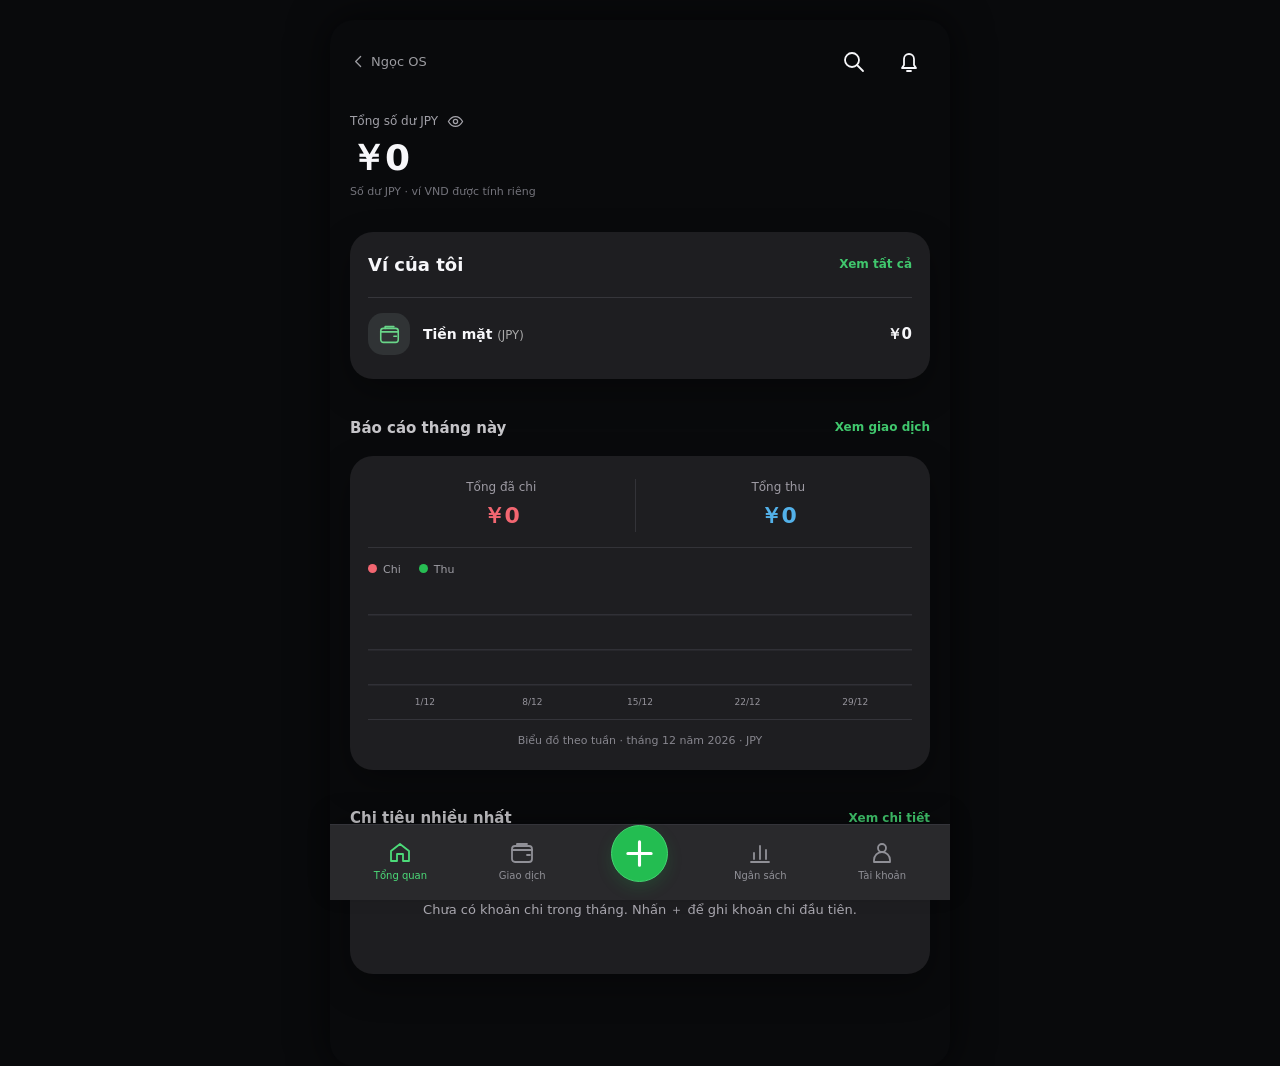
<file: money/index.html>
<!doctype html>
<html lang="vi">
<head>
<meta charset="utf-8">
<meta name="viewport" content="width=device-width,initial-scale=1,viewport-fit=cover">
<meta name="theme-color" content="#101112">
<meta name="description" content="Sổ thu chi Ngọc OS: ghi giao dịch, chụp bill Nhật và tự đọc bằng OCR trên điện thoại.">
<link rel="manifest" href="../manifest.webmanifest">
<link rel="icon" href="../assets/app-icon.svg" type="image/svg+xml">
<link rel="stylesheet" href="./style.css">
<script src="./receipt.js" defer></script>
<script src="./items.js" defer></script>
<script src="./app.js" defer></script>
<title>Sổ thu chi · Ngọc OS</title>
</head>
<body>
<svg xmlns="http://www.w3.org/2000/svg" class="icons" aria-hidden="true">
  <symbol id="i-home" viewBox="0 0 24 24"><path d="m3 10 9-7 9 7v10h-6v-7H9v7H3z"/></symbol>
  <symbol id="i-list" viewBox="0 0 24 24"><rect x="3" y="3" width="18" height="18" rx="3"/><path d="M8 8h9M8 12h9M8 16h9M6 8h.01M6 12h.01M6 16h.01"/></symbol>
  <symbol id="i-wallet" viewBox="0 0 24 24"><rect x="2" y="5" width="20" height="16" rx="3"/><path d="M2 9h20M7 5V3h10M17 14h3"/></symbol>
  <symbol id="i-pig" viewBox="0 0 24 24"><path d="M5 9a7 7 0 0 1 12-3h4v5l-2 2c0 3-2 5-4 6v2h-3v-2H9v2H6v-3a7 7 0 0 1-1-9zM9 10h.01"/></symbol>
  <symbol id="i-account" viewBox="0 0 24 24"><circle cx="12" cy="7" r="4"/><path d="M4 21v-2a8 8 0 0 1 16 0v2z"/></symbol>
  <symbol id="i-plus" viewBox="0 0 24 24"><path d="M12 3v18M3 12h18"/></symbol>
  <symbol id="i-camera" viewBox="0 0 24 24"><path d="M4 7h4l2-3h4l2 3h4a2 2 0 0 1 2 2v10a2 2 0 0 1-2 2H4a2 2 0 0 1-2-2V9a2 2 0 0 1 2-2Z"/><circle cx="12" cy="14" r="4"/></symbol>
  <symbol id="i-search" viewBox="0 0 24 24"><circle cx="10" cy="10" r="7"/><path d="m15 15 6 6"/></symbol>
  <symbol id="i-bell" viewBox="0 0 24 24"><path d="M5 18h14l-2-3V9a5 5 0 0 0-10 0v6l-2 3zM10 21h4"/></symbol>
  <symbol id="i-chevron" viewBox="0 0 24 24"><path d="m9 5 7 7-7 7"/></symbol>
  <symbol id="i-back" viewBox="0 0 24 24"><path d="m15 5-7 7 7 7"/></symbol>
  <symbol id="i-close" viewBox="0 0 24 24"><path d="M5 5 19 19M19 5 5 19"/></symbol>
  <symbol id="i-calendar" viewBox="0 0 24 24"><rect x="3" y="5" width="18" height="16" rx="2"/><path d="M3 10h18M7 3v4M17 3v4"/></symbol>
  <symbol id="i-eye" viewBox="0 0 24 24"><path d="M2 12s4-7 10-7 10 7 10 7-4 7-10 7S2 12 2 12z"/><circle cx="12" cy="12" r="3"/></symbol>
  <symbol id="i-eyeoff" viewBox="0 0 24 24"><path d="m3 3 18 18M9 5.5a11 11 0 0 1 3-.5c6 0 10 7 10 7a18 18 0 0 1-4.2 4.5M6 7c-2.6 2-4 5-4 5s4 7 10 7a11 11 0 0 0 3.5-.6"/></symbol>
  <symbol id="i-filter" viewBox="0 0 24 24"><path d="M4 6h16M7 12h10M10 18h4"/></symbol>
  <symbol id="i-download" viewBox="0 0 24 24"><path d="M12 3v12m-5-5 5 5 5-5M4 16v5h16v-5"/></symbol>
  <symbol id="i-edit" viewBox="0 0 24 24"><path d="m4 20 4-1L20 7l-3-3L5 16l-1 4z"/></symbol>
  <symbol id="i-trash" viewBox="0 0 24 24"><path d="M4 6h16M8 6V4h8v2M7 6l1 15h8l1-15M10 10v7M14 10v7"/></symbol>
  <symbol id="i-info" viewBox="0 0 24 24"><circle cx="12" cy="12" r="10"/><path d="M12 11v6M12 7v.1"/></symbol>
  <symbol id="i-receipt" viewBox="0 0 24 24"><path d="M5 2h14v20l-4-2-3 2-3-2-4 2zM8 7h8M8 11h8M8 15h5"/></symbol>
  <symbol id="i-chart" viewBox="0 0 24 24"><path d="M3 21h18M6 18v-6M12 18V5M18 18v-9"/></symbol>
  <symbol id="i-swap" viewBox="0 0 24 24"><path d="M3 7h17l-4-4M20 7l-4 4M21 17H4l4-4M4 17l4 4"/></symbol>
  <symbol id="i-check" viewBox="0 0 24 24"><path d="m4 12 5 5L20 6"/></symbol>
</svg>
<div class="app" id="moneyApp">
  <main id="main">
    <section id="screen-overview" class="screen active" aria-label="Tổng quan">
      <div class="page-pad overview-top">
        <div class="top-actionbar">
          <a href="../" class="subtle-back" aria-label="Trở lại Ngọc OS"><svg><use href="#i-back"/></svg><span>Ngọc OS</span></a>
          <div class="right-actions"><button class="icon-btn" type="button" data-action="search" aria-label="Tìm kiếm"><svg><use href="#i-search"/></svg></button><button class="icon-btn" type="button" data-action="settings" aria-label="Cài đặt"><svg><use href="#i-bell"/></svg></button></div>
        </div>
        <div class="balance-label">Tổng số dư <button id="toggleBalance" class="eye-btn" type="button" aria-label="Ẩn hoặc hiện số dư"><svg><use href="#i-eye"/></svg></button></div>
        <div class="balance-number" id="mainBalance">¥0</div>
        <div class="balance-currency" id="selectedCurrencyText">Sổ thu chi · JPY</div>

        <div class="wallet-card" id="walletOverview">
          <div class="section-title-row"><h2>Ví của tôi</h2><button type="button" class="green-link" data-screen="accounts">Xem tất cả</button></div>
          <div id="overviewWallets" class="overview-wallets"></div>
        </div>
      </div>
      <div class="page-pad">
        <div class="section-title-row outside-title"><h2>Báo cáo tháng này</h2><button class="green-link" type="button" data-screen="transactions">Xem giao dịch</button></div>
        <article class="panel chart-panel">
          <div class="total-columns">
            <div><span>Tổng đã chi</span><strong class="expense-text" id="monthExpense">¥0</strong></div>
            <div><span>Tổng thu</span><strong class="income-text" id="monthIncome">¥0</strong></div>
          </div>
          <div class="chart-legend"><span><i class="dot expense-bg"></i>Chi</span><span><i class="dot income-bg"></i>Thu</span></div>
          <div id="overviewChart" class="overview-chart" role="img" aria-label="Biểu đồ thu chi theo tuần trong tháng"></div>
          <p id="chartCaption" class="small-hint">Ghi giao dịch để xem báo cáo.</p>
        </article>
        <div class="section-title-row outside-title"><h2>Chi tiêu nhiều nhất</h2><button type="button" class="green-link" data-screen="transactions">Xem chi tiết</button></div>
        <article class="panel categories-panel" id="topCategories"></article>
      </div>
    </section>

    <section id="screen-transactions" class="screen" aria-label="Giao dịch">
      <div class="page-pad screen-header">
        <div class="section-title-row"><h1>Giao dịch</h1><button class="icon-btn" type="button" data-action="search" aria-label="Tìm giao dịch"><svg><use href="#i-search"/></svg></button></div>
        <div class="month-choose"><button class="arrow-btn" id="monthPrev" type="button" aria-label="Tháng trước"><svg><use href="#i-back"/></svg></button><strong id="monthTitle"></strong><button class="arrow-btn" id="monthNext" type="button" aria-label="Tháng sau"><svg><use href="#i-chevron"/></svg></button></div>
        <div class="tab-row" role="group" aria-label="Lọc loại giao dịch">
          <button type="button" class="type-tab active" data-filter="all">Tất cả</button>
          <button type="button" class="type-tab" data-filter="expense">Chi</button>
          <button type="button" class="type-tab" data-filter="income">Thu</button>
          <button type="button" class="type-tab" data-filter="transfer">Chuyển ví</button>
        </div>
      </div>
      <div class="page-pad">
        <button type="button" id="scanShortcut" class="scan-banner">
          <span class="scan-banner-icon"><svg><use href="#i-camera"/></svg></span>
          <span><strong>Chụp bill để thêm nhanh</strong><small>Đọc hóa đơn tiếng Nhật, tự điền khoản chi</small></span>
          <svg class="chevron"><use href="#i-chevron"/></svg>
        </button>
        <div id="transactionList" class="transaction-list"></div>
      </div>
    </section>

    <section id="screen-budgets" class="screen" aria-label="Ngân sách">
      <div class="page-pad screen-header">
        <div class="section-title-row"><h1>Ngân sách</h1><button id="newBudgetBtn" class="icon-btn" type="button" aria-label="Thêm ngân sách"><svg><use href="#i-plus"/></svg></button></div>
        <p class="hint">Ngân sách tháng · <span id="budgetMonth"></span></p>
      </div>
      <div class="page-pad"><div id="budgetList"></div></div>
    </section>

    <section id="screen-accounts" class="screen" aria-label="Tài khoản">
      <div class="page-pad screen-header"><div class="section-title-row"><h1>Tài khoản</h1><button type="button" class="icon-btn" data-action="settings" aria-label="Cài đặt"><svg><use href="#i-info"/></svg></button></div></div>
      <div class="page-pad">
        <div class="section-title-row outside-title"><h2>Ví và tài khoản</h2><button type="button" class="green-link" id="addWalletBtn">＋ Thêm ví</button></div>
        <div id="accountsWallets" class="panel account-wallets"></div>
        <div class="section-title-row outside-title"><h2>Dữ liệu & công cụ</h2></div>
        <div class="panel menu-panel">
          <button type="button" data-action="exportcsv"><svg><use href="#i-download"/></svg><span>Xuất danh sách CSV</span><svg class="chevron"><use href="#i-chevron"/></svg></button>
          <button type="button" data-action="exportjson"><svg><use href="#i-download"/></svg><span>Sao lưu toàn bộ JSON</span><svg class="chevron"><use href="#i-chevron"/></svg></button>
          <button type="button" data-action="importjson"><svg><use href="#i-wallet"/></svg><span>Khôi phục bản sao JSON</span><svg class="chevron"><use href="#i-chevron"/></svg></button>
          <button type="button" data-action="legacy"><svg><use href="#i-swap"/></svg><span>Nhập thu chi cũ từ Ngọc OS</span><svg class="chevron"><use href="#i-chevron"/></svg></button>
          <button type="button" data-action="settings"><svg><use href="#i-info"/></svg><span>Bảo mật & cách sử dụng</span><svg class="chevron"><use href="#i-chevron"/></svg></button>
        </div>
        <p class="privacy-copy">🔒 Số tiền và giao dịch lưu riêng trên trình duyệt của thiết bị. Không có đồng bộ đám mây. Ảnh bill không được lưu dài hạn trong phiên bản này.</p>
      </div>
    </section>
  </main>

  <nav class="bottom-nav" aria-label="Điều hướng sổ thu chi">
    <button class="nav-item active" type="button" data-screen="overview"><svg><use href="#i-home"/></svg><span>Tổng quan</span></button>
    <button class="nav-item" type="button" data-screen="transactions"><svg><use href="#i-wallet"/></svg><span>Giao dịch</span></button>
    <button class="nav-plus" id="navAdd" type="button" aria-label="Thêm giao dịch"><svg><use href="#i-plus"/></svg></button>
    <button class="nav-item" type="button" data-screen="budgets"><svg><use href="#i-chart"/></svg><span>Ngân sách</span></button>
    <button class="nav-item" type="button" data-screen="accounts"><svg><use href="#i-account"/></svg><span>Tài khoản</span></button>
  </nav>
</div>

<div class="overlay" id="entryOverlay" hidden>
  <div class="sheet full-sheet" role="dialog" aria-modal="true" aria-labelledby="entryHeading">
    <div class="sheet-header">
      <button class="sheet-close" type="button" data-close="entryOverlay" aria-label="Đóng"><svg><use href="#i-close"/></svg></button>
      <h2 id="entryHeading">Thêm giao dịch</h2>
      <button id="deleteTransaction" class="icon-btn danger" type="button" aria-label="Xóa giao dịch" hidden><svg><use href="#i-trash"/></svg></button>
    </div>
    <div class="sheet-body">
      <div class="segmented" role="group" aria-label="Loại giao dịch">
        <button class="segment active" data-entry-type="expense" type="button">Khoản chi</button>
        <button class="segment" data-entry-type="income" type="button">Khoản thu</button>
        <button class="segment" data-entry-type="transfer" type="button">Chuyển ví</button>
      </div>
      <div id="scanPanel">
        <p class="scan-capture-tip">📄 Bill Nhật dài: đặt trên bàn phẳng, chụp thẳng từ trên xuống, đủ sáng và chỉ để <b>một bill trong ảnh</b>. Nếu bị mờ hoặc che chữ, hãy chụp lại gần hơn.</p>
        <div class="scan-top"><span>📷 Tự động từ ảnh bill</span><span class="scan-free">Miễn phí · OCR trên máy</span></div>
        <div class="capture-actions">
          <button id="cameraBtn" type="button" class="capture-button"><svg><use href="#i-camera"/></svg><span>Chụp bill</span></button>
          <button id="galleryBtn" type="button" class="capture-button secondary"><svg><use href="#i-receipt"/></svg><span>Chọn ảnh</span></button>
        </div>
        <div class="receipt-preview" id="receiptPreview" hidden>
          <img id="receiptImage" alt="Ảnh hóa đơn vừa chọn">
          <button type="button" class="preview-close" id="removeReceipt" aria-label="Bỏ ảnh"><svg><use href="#i-close"/></svg></button>
        </div>
        <div class="document-review" id="documentReview" hidden>
<strong id="documentResultTitle">Loại chứng từ</strong>
<p id="documentResultReason"></p>
<label for="documentTypeChoice">Chọn loại giấy tờ nếu ứng dụng nhận nhầm</label>
<select id="documentTypeChoice">
<option value="auto">Tự nhận diện</option>
<option value="receipt">Biên lai mua hàng</option>
<option value="online">Đơn hàng online</option>
<option value="invoice">Hóa đơn / yêu cầu thanh toán</option>
<option value="return">Trả hàng / hoàn tiền</option>
</select>
<div id="documentNotExpense" class="document-not-expense" hidden>⛔ Đây không phải hóa đơn mua hàng đã thanh toán. Ứng dụng sẽ không tự ghi khoản chi.</div>
</div>
<div id="scanStatus" class="scan-status" role="status" aria-live="polite">Chọn ảnh hóa đơn; phần mềm sẽ thử điền số tiền, cửa hàng và thời gian.</div>
        <button id="retryScan" class="retry-btn" type="button" hidden>↻ Đọc lại bill</button>
        <details id="rawOcrDetails" class="ocr-raw" hidden><summary>Văn bản đọc được từ bill</summary><pre id="rawOcrText"></pre></details>
        <div id="reviewWarning" class="review-warning" hidden>⚠️ Kiểm tra lại số tiền và ngày giờ trước khi lưu. OCR có thể nhận nhầm.</div>
      </div>
      <form id="entryForm">
        <label class="form-label" for="amountInput">Số tiền</label>
        <div class="amount-row"><input id="amountInput" required type="number" inputmode="numeric" min="1" step="1" placeholder="0"><span id="amountUnit">JPY</span></div>
        <p id="editableFieldsHint" class="editable-fields-hint" hidden>✏️ Bạn có thể nhấn vào mọi ô để sửa trước khi lưu.</p><div class="field"><label for="merchantInput">Tên giao dịch / cửa hàng</label><input id="merchantInput" maxlength="100" placeholder="Tên cửa hàng hoặc khoản chi"></div>
        <div class="field"><label for="categoryInput">Danh mục</label><select id="categoryInput"></select></div>
        <section id="itemsPanel" class="items-panel" hidden>
<div class="items-panel-head"><div><h3>🛍️ Từng món trên bill</h3><p>Chạm vào để sửa tên, giá, số lượng hoặc danh mục.</p></div><button id="addLineItem" type="button" class="wallet-add-inline">＋ Thêm món</button></div>
<div id="lineItemsList"></div><div id="lineItemsSummary" class="items-summary" aria-live="polite"></div>
<p class="items-hint">Giá mỗi dòng là thành tiền của món. Không cộng lần nữa vào tổng khoản chi.</p>
</section>
<div class="field"><div class="field-label-row"><label for="walletInput">Ví thanh toán</label><button type="button" id="entryAddWallet" class="wallet-add-inline">＋ Tạo ví</button></div><select id="walletInput"></select></div>
        <div class="field" id="toWalletField" hidden><label for="toWalletInput">Chuyển đến ví</label><select id="toWalletInput"></select></div>
        <div class="form-grid"><div class="field"><label for="dateInput">Ngày</label><input id="dateInput" type="date" required></div><div class="field"><label for="timeInput">Giờ</label><input id="timeInput" type="time" required></div></div>
        <div class="field"><label for="memoInput">Ghi chú (không bắt buộc)</label><textarea id="memoInput" rows="2" maxlength="350" placeholder="Thêm mô tả..."></textarea></div>
        <button type="submit" class="primary-button" id="saveEntry">Lưu giao dịch</button>
      </form>
      <p class="form-footnote">Chỉ lưu khi bạn bấm “Lưu giao dịch”. Không tự thêm khoản chi nếu chưa xác nhận.</p>
    </div>
  </div>
</div>

<div class="overlay" id="budgetOverlay" hidden><div class="sheet compact-sheet" role="dialog" aria-modal="true" aria-labelledby="budgetHeading">
  <div class="sheet-header"><button class="sheet-close" type="button" data-close="budgetOverlay"><svg><use href="#i-close"/></svg></button><h2 id="budgetHeading">Tạo ngân sách</h2></div>
  <div class="sheet-body"><form id="budgetForm">
    <div class="field"><label for="budgetCategory">Danh mục</label><select id="budgetCategory"></select></div>
    <div class="field"><label for="budgetCurrency">Đơn vị tiền</label><select id="budgetCurrency"></select></div>
    <div class="field"><label for="budgetAmount">Giới hạn mỗi tháng</label><input type="number" inputmode="numeric" min="1" step="1" id="budgetAmount" required placeholder="10000"></div>
    <button class="primary-button" type="submit">Lưu ngân sách</button>
  </form></div>
</div></div>

<div class="overlay" id="walletOverlay" hidden><div class="sheet compact-sheet" role="dialog" aria-modal="true" aria-labelledby="walletHeading">
  <div class="sheet-header"><button class="sheet-close" type="button" data-close="walletOverlay"><svg><use href="#i-close"/></svg></button><h2 id="walletHeading">Tạo ví mới</h2></div>
  <div class="sheet-body"><form id="walletForm">
    <div class="field"><label for="walletName">Tên ví</label><input id="walletName" maxlength="55" required placeholder="Tiền mặt / Ngân hàng"></div>
    <div class="field"><label for="walletCurrency">Đơn vị tiền</label><select id="walletCurrency"><option value="JPY">JPY · ¥ Nhật</option><option value="VND">VND · ₫ Việt</option></select></div>
    <div class="field"><label for="walletInitial">Số dư ban đầu</label><input type="number" min="0" step="1" id="walletInitial" value="0" required inputmode="numeric"></div>
    <button class="primary-button" type="submit">Lưu ví</button>
  </form></div>
</div></div>

<div class="overlay" id="helpOverlay" hidden><div class="sheet compact-sheet" role="dialog" aria-modal="true" aria-labelledby="helpHeading">
  <div class="sheet-header"><button class="sheet-close" type="button" data-close="helpOverlay"><svg><use href="#i-close"/></svg></button><h2 id="helpHeading">Sổ thu chi & quyền riêng tư</h2></div>
  <div class="sheet-body help-content">
    <p>📷 <b>Quét bill:</b> ảnh hóa đơn được đọc bằng Tesseract.js (OCR Nhật/Anh) ngay trong trình duyệt. Lần đầu cần internet để tải bộ nhận diện. Ảnh không tải lên máy chủ của Ngọc OS.</p>
    <p>🛒 <b>Từng sản phẩm:</b> có thể sửa tên, số lượng, giá và nhóm hàng. Nếu tổng món khác tổng hóa đơn, ứng dụng yêu cầu xác nhận và không cộng trùng vào khoản chi.</p><p>⚠️ <b>Độ chính xác:</b> bản quét có thể sai cửa hàng, số tiền, ngày, giờ, nhất là ảnh mờ hoặc bill nhiều dòng. Bạn phải kiểm tra và bấm lưu.</p>
    <p>🔒 <b>Lưu trữ:</b> danh sách giao dịch, ví và ngân sách được lưu trên thiết bị. Không tự đồng bộ; xóa dữ liệu trình duyệt có thể mất dữ liệu. Hãy sao lưu JSON định kỳ. Ảnh bill chỉ hiển thị lúc nhập, không lưu dài hạn.</p>
    <p>💴 <b>Đơn vị tiền:</b> ví JPY và VND được thống kê tách biệt; ứng dụng không cộng JPY với VND theo tỷ giá ước đoán.</p>
    <p>🧾 <b>Thu chi cũ:</b> bạn có thể nhập thủ công từ dữ liệu Ngọc OS trước đây. App không tự thêm khoản chi mẫu.</p>
  </div>
</div></div>

<input type="file" id="captureInput" accept="image/*" capture="environment" hidden>
<input type="file" id="imageInput" accept="image/*" hidden>
<input type="file" id="jsonInput" accept="application/json,.json" hidden>
<div class="toast" id="toast" role="status" aria-live="polite"></div>
</body></html>
</file>
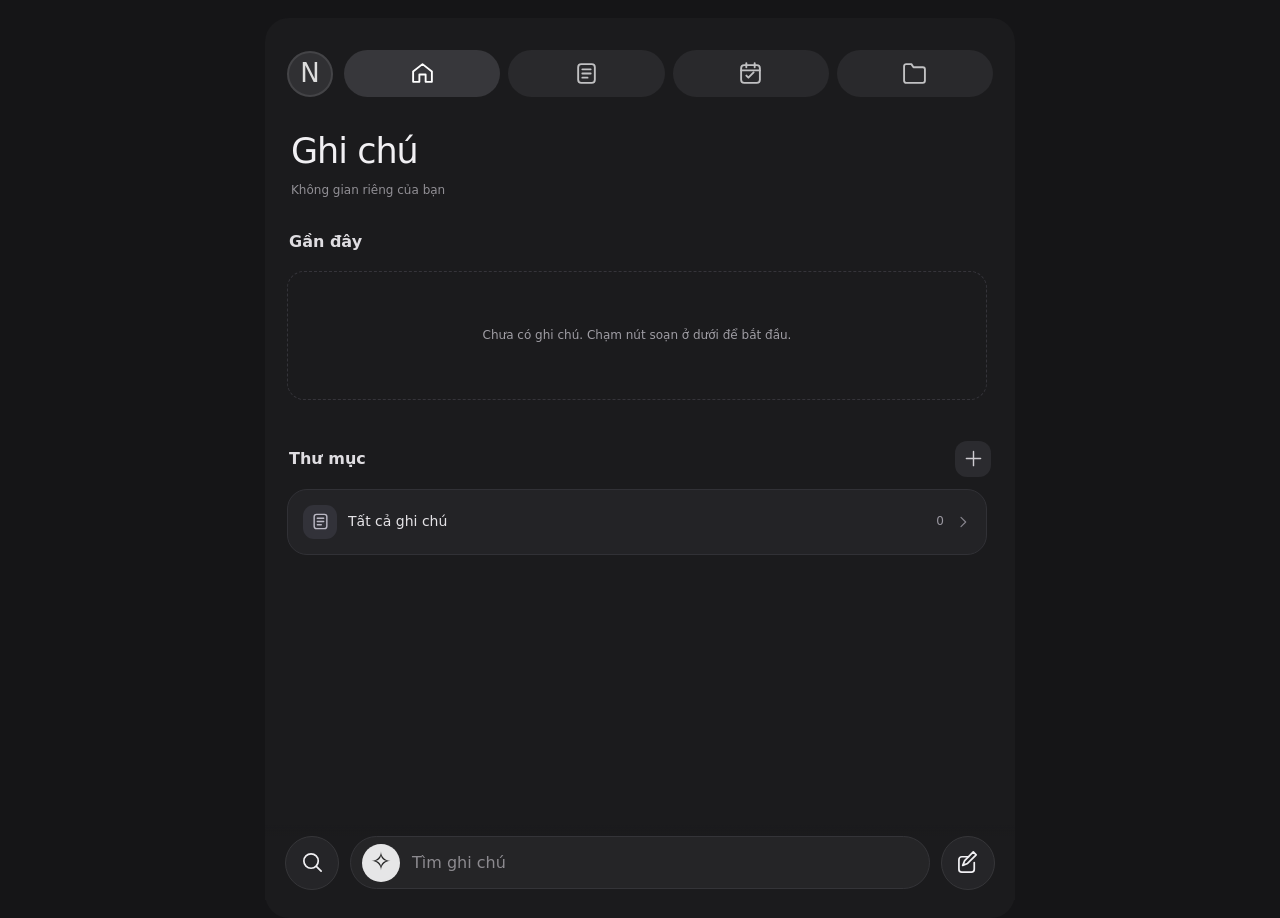
<file: notes/index.html>
<!doctype html>
<html lang="vi">
<head>
<meta charset="utf-8">
<meta name="viewport" content="width=device-width,initial-scale=1,viewport-fit=cover">
<meta name="theme-color" content="#151517">
<meta name="description" content="Ghi chú và danh sách cá nhân trong Ngọc OS.">
<link rel="manifest" href="../manifest.webmanifest">
<link rel="icon" href="../assets/app-icon.svg" type="image/svg+xml">
<link rel="stylesheet" href="./style.css">
<script src="./app.js" defer></script>
<title>Ghi chú · Ngọc OS</title>
</head>
<body>
<svg aria-hidden="true" class="svg-defs" xmlns="http://www.w3.org/2000/svg">
<symbol id="i-home" viewBox="0 0 24 24"><path d="m3 10 9-7 9 7v10h-6v-7H9v7H3z"/></symbol>
<symbol id="i-note" viewBox="0 0 24 24"><rect x="4" y="3" width="16" height="18" rx="3"/><path d="M8 8h8M8 12h8M8 16h5"/></symbol>
<symbol id="i-task" viewBox="0 0 24 24"><rect x="3" y="4" width="18" height="17" rx="3"/><path d="M3 9h18M8 2v4M16 2v4M8 14l2 2 5-5"/></symbol>
<symbol id="i-folder" viewBox="0 0 24 24"><path d="M2 7V5a2 2 0 0 1 2-2h5l2 3h9a2 2 0 0 1 2 2v11a2 2 0 0 1-2 2H4a2 2 0 0 1-2-2V7z"/></symbol>
<symbol id="i-search" viewBox="0 0 24 24"><circle cx="10.5" cy="10.5" r="7.5"/><path d="m16 16 5 5"/></symbol>
<symbol id="i-plus" viewBox="0 0 24 24"><path d="M12 3v18M3 12h18"/></symbol>
<symbol id="i-back" viewBox="0 0 24 24"><path d="m15 4-8 8 8 8"/></symbol>
<symbol id="i-arrow" viewBox="0 0 24 24"><path d="m9 5 7 7-7 7"/></symbol>
<symbol id="i-more" viewBox="0 0 24 24"><circle cx="4" cy="12" r="1.5"/><circle cx="12" cy="12" r="1.5"/><circle cx="20" cy="12" r="1.5"/></symbol>
<symbol id="i-pencil" viewBox="0 0 24 24"><path d="M12 6H5a3 3 0 0 0-3 3v10a3 3 0 0 0 3 3h10a3 3 0 0 0 3-3v-7"/><path d="m11 13 9-9-3-3-9 9-2 5 5-2z"/></symbol>
<symbol id="i-checklist" viewBox="0 0 24 24"><rect x="3" y="4" width="18" height="17" rx="3"/><path d="m7 12 3 3 7-7"/></symbol>
<symbol id="i-pin" viewBox="0 0 24 24"><path d="M8 3h8l-1 7 3 3v2H6v-2l3-3-1-7zM12 15v7"/></symbol>
<symbol id="i-unpin" viewBox="0 0 24 24"><path d="M8 3h8l-1 7 3 3v2H6v-2l3-3-1-7zM12 15v7"/></symbol>
<symbol id="i-share" viewBox="0 0 24 24"><path d="M12 3v13m0-13-4 4m4-4 4 4M5 12H3v8h18v-8h-2"/></symbol>
<symbol id="i-archive" viewBox="0 0 24 24"><rect x="3" y="4" width="18" height="5" rx="1"/><path d="M5 9v11h14V9M9 14h6"/></symbol>
<symbol id="i-trash" viewBox="0 0 24 24"><path d="M4 6h16M9 6V4h6v2M6 6l1 15h10l1-15M10 10v7M14 10v7"/></symbol>
<symbol id="i-image" viewBox="0 0 24 24"><rect x="3" y="3" width="18" height="18" rx="2"/><circle cx="8" cy="8" r="1.5"/><path d="m3 17 6-6 4 4 3-3 5 5"/></symbol>
<symbol id="i-draw" viewBox="0 0 24 24"><path d="m4 20 4-1 12-12-3-3L5 16l-1 4zM14 7l3 3"/></symbol>
<symbol id="i-mic" viewBox="0 0 24 24"><rect x="9" y="2" width="6" height="13" rx="3"/><path d="M5 11a7 7 0 0 0 14 0M12 18v4M8 22h8"/></symbol>
<symbol id="i-list" viewBox="0 0 24 24"><rect x="2.5" y="3" width="19" height="18" rx="2"/><path d="m6 9 2 2 3-3M13 9h5M6 16l2 2 3-3M13 16h5"/></symbol>
<symbol id="i-type" viewBox="0 0 24 24"><path d="M4 5h16M12 5v15M7 20h10M5 5v4M19 5v4"/></symbol>
<symbol id="i-x" viewBox="0 0 24 24"><path d="M5 5 19 19M19 5 5 19"/></symbol>
<symbol id="i-check" viewBox="0 0 24 24"><path d="m4 12 5 5L20 6"/></symbol>
<symbol id="i-grid" viewBox="0 0 24 24"><rect x="3" y="3" width="8" height="8" rx="2"/><rect x="13" y="3" width="8" height="8" rx="2"/><rect x="3" y="13" width="8" height="8" rx="2"/><rect x="13" y="13" width="8" height="8" rx="2"/></symbol>
</svg>

<div id="notesApp" class="app-shell">
<header class="topbar" id="topbar">
  <a class="profile-badge" href="../" aria-label="Quay về Ngọc OS">N</a>
  <nav class="top-tabs" aria-label="Điều hướng ghi chú">
    <button type="button" class="top-tab active" data-route="home" aria-label="Trang chủ" title="Trang chủ"><svg><use href="#i-home"/></svg></button>
    <button type="button" class="top-tab" data-route="notes" aria-label="Ghi chú" title="Ghi chú"><svg><use href="#i-note"/></svg></button>
    <button type="button" class="top-tab" data-route="tasks" aria-label="Nhiệm vụ" title="Nhiệm vụ"><svg><use href="#i-task"/></svg></button>
    <button type="button" class="top-tab" data-route="folders" aria-label="Thư mục" title="Thư mục"><svg><use href="#i-folder"/></svg></button>
  </nav>
</header>

<main id="mainArea" class="main-area">
  <section id="screen-home" class="screen active" aria-label="Trang chủ ghi chú">
    <header class="notes-home-header">
      <h1>Ghi chú</h1>
      <p>Không gian riêng của bạn</p>
    </header>
    <div class="section-heading compact recent-heading">
      <h2>Gần đây</h2>
      <button id="viewMoreBtn" type="button" class="home-link" data-route="notes" hidden>Xem tất cả →</button>
    </div>
    <div id="recentNotes" class="recent-scroll"></div>
    <div class="section-heading folder-heading">
      <h2>Thư mục</h2>
      <button type="button" class="folder-create" data-action="new-folder" aria-label="Tạo thư mục"><svg><use href="#i-plus"/></svg></button>
    </div>
    <div id="homeFolders" class="home-folders"></div>
  </section>
  <section id="screen-notes" class="screen" aria-label="Danh sách ghi chú">
    <div class="large-screen-heading"><h1>Ghi chú</h1><div class="heading-actions">
      <button type="button" class="icon-plain" data-action="search" aria-label="Tìm kiếm"><svg><use href="#i-search"/></svg></button>
      <button type="button" class="icon-plain" data-action="settings" aria-label="Tuỳ chọn"><svg><use href="#i-more"/></svg></button>
    </div></div>
    <div class="filter-row"><button id="folderFilterBtn" type="button" class="filter-pill" data-action="choose-folder">Tất cả ghi chú <span aria-hidden="true">⌄</span></button><span id="noteCount"></span></div>
    <div id="notesGrid" class="notes-masonry"></div>
  </section>
  <section id="screen-tasks" class="screen" aria-label="Danh sách nhiệm vụ">
    <div class="large-screen-heading"><h1>Nhiệm vụ</h1><button type="button" class="icon-plain" data-action="search" aria-label="Tìm kiếm"><svg><use href="#i-search"/></svg></button></div>
    <div id="taskGrid" class="notes-masonry"></div>
  </section>
  <section id="screen-folders" class="screen" aria-label="Thư mục">
    <div class="large-screen-heading"><h1>Thư mục</h1><button type="button" class="icon-plain" data-action="new-folder" aria-label="Tạo thư mục"><svg><use href="#i-plus"/></svg></button></div>
    <div id="folderList" class="folder-list"></div>
  </section>

  <section id="screen-editor" class="screen editor-screen" aria-label="Chỉnh sửa ghi chú">
    <div class="editor-top">
      <button id="editorBack" class="icon-plain" type="button" aria-label="Quay lại"><svg><use href="#i-back"/></svg></button>
      <div class="editor-top-actions">
        <button id="editorPin" class="editor-action" type="button" aria-label="Ghim ghi chú" title="Ghim"><svg><use href="#i-pin"/></svg></button>
        <button id="editorShare" class="editor-action" type="button" aria-label="Chia sẻ ghi chú" title="Chia sẻ"><svg><use href="#i-share"/></svg></button>
        <button id="editorArchive" class="editor-action" type="button" aria-label="Lưu trữ ghi chú" title="Lưu trữ"><svg><use href="#i-archive"/></svg></button>
        <button id="editorMore" class="icon-plain" type="button" aria-label="Thêm tuỳ chọn" title="Thêm"><svg><use href="#i-more"/></svg></button>
      </div>
    </div>
    <div class="editor-main">
      <div id="folderBreadcrumb" class="editor-subtitle">Riêng tư</div>
      <input id="editorTitle" aria-label="Tiêu đề" type="text" placeholder="Tiêu đề" maxlength="160" autocomplete="off">
      <div id="textEditor" class="text-editor"><textarea id="editorBody" aria-label="Nội dung ghi chú" placeholder="Bắt đầu viết..." spellcheck="true"></textarea></div>
      <div id="checklistEditor" class="checklist-editor" hidden><div id="checklistItems"></div><button id="addListItem" class="add-list-item" type="button"><svg><use href="#i-plus"/></svg><span>Mục danh sách</span></button></div>
      <div id="editorMedia" class="editor-media"></div>
    </div>
    <div class="editor-footer">
      <div id="saveStatus" class="save-status" aria-live="polite">Tự động lưu trên thiết bị</div>
      <div class="editor-tools">
        <button id="editorInsert" class="tool-icon" type="button" aria-label="Chèn nội dung"><svg><use href="#i-plus"/></svg></button>
        <button id="editorImage" class="tool-icon" type="button" aria-label="Chèn hình ảnh"><svg><use href="#i-image"/></svg></button>
        <button id="editorSketch" class="tool-icon" type="button" aria-label="Thêm bản vẽ"><svg><use href="#i-draw"/></svg></button>
        <button id="editorAudio" class="tool-icon" type="button" aria-label="Ghi âm"><svg><use href="#i-mic"/></svg></button>
        <button id="editorDone" class="tool-icon editor-done" type="button" aria-label="Hoàn tất"><svg><use href="#i-check"/></svg></button>
      </div>
    </div>
  </section>
</main>

<div id="homeDock" class="bottom-dock">
  <button type="button" class="dock-icon" data-action="search" aria-label="Tìm kiếm"><svg><use href="#i-search"/></svg></button>
  <button type="button" class="dock-search" data-action="search"><span class="dock-face">✧</span><span>Tìm ghi chú</span></button>
  <button type="button" class="dock-icon" id="composeBtn" aria-label="Tạo ghi chú"><svg><use href="#i-pencil"/></svg></button>
</div>
<nav id="listDock" class="list-dock" aria-label="Loại nội dung" hidden>
  <button type="button" data-route="notes" class="list-dock-item"><svg><use href="#i-note"/></svg><span>Ghi chú</span></button>
  <button type="button" data-route="tasks" class="list-dock-item"><svg><use href="#i-task"/></svg><span>Nhiệm vụ</span></button>
</nav>

<button id="fab" type="button" class="fab" aria-label="Tạo mới" aria-expanded="false"><svg><use href="#i-plus"/></svg></button>
<div id="fabBackdrop" class="fab-backdrop" hidden></div>
<div id="fabMenu" class="fab-menu" hidden>
  <button type="button" data-create="image"><svg><use href="#i-image"/></svg> Hình ảnh</button>
  <button type="button" data-create="draw"><svg><use href="#i-draw"/></svg> Bản vẽ</button>
  <button type="button" data-create="audio"><svg><use href="#i-mic"/></svg> Âm thanh</button>
  <button type="button" data-create="checklist"><svg><use href="#i-list"/></svg> Danh sách</button>
  <button type="button" data-create="text"><svg><use href="#i-type"/></svg> Văn bản</button>
</div>

<div id="overlay" class="overlay" hidden>
  <div id="overlayCard" class="overlay-card" role="dialog" aria-modal="true" aria-labelledby="overlayHeading">
    <div class="overlay-top"><h2 id="overlayHeading">Tuỳ chọn</h2><button type="button" id="closeOverlay" class="icon-plain" aria-label="Đóng"><svg><use href="#i-x"/></svg></button></div>
    <div id="overlayBody"></div>
  </div>
</div>

<input id="imageFile" type="file" accept="image/*" hidden>
<div id="toast" class="toast" role="status" aria-live="polite"></div>
</div>
</body></html>
</file>
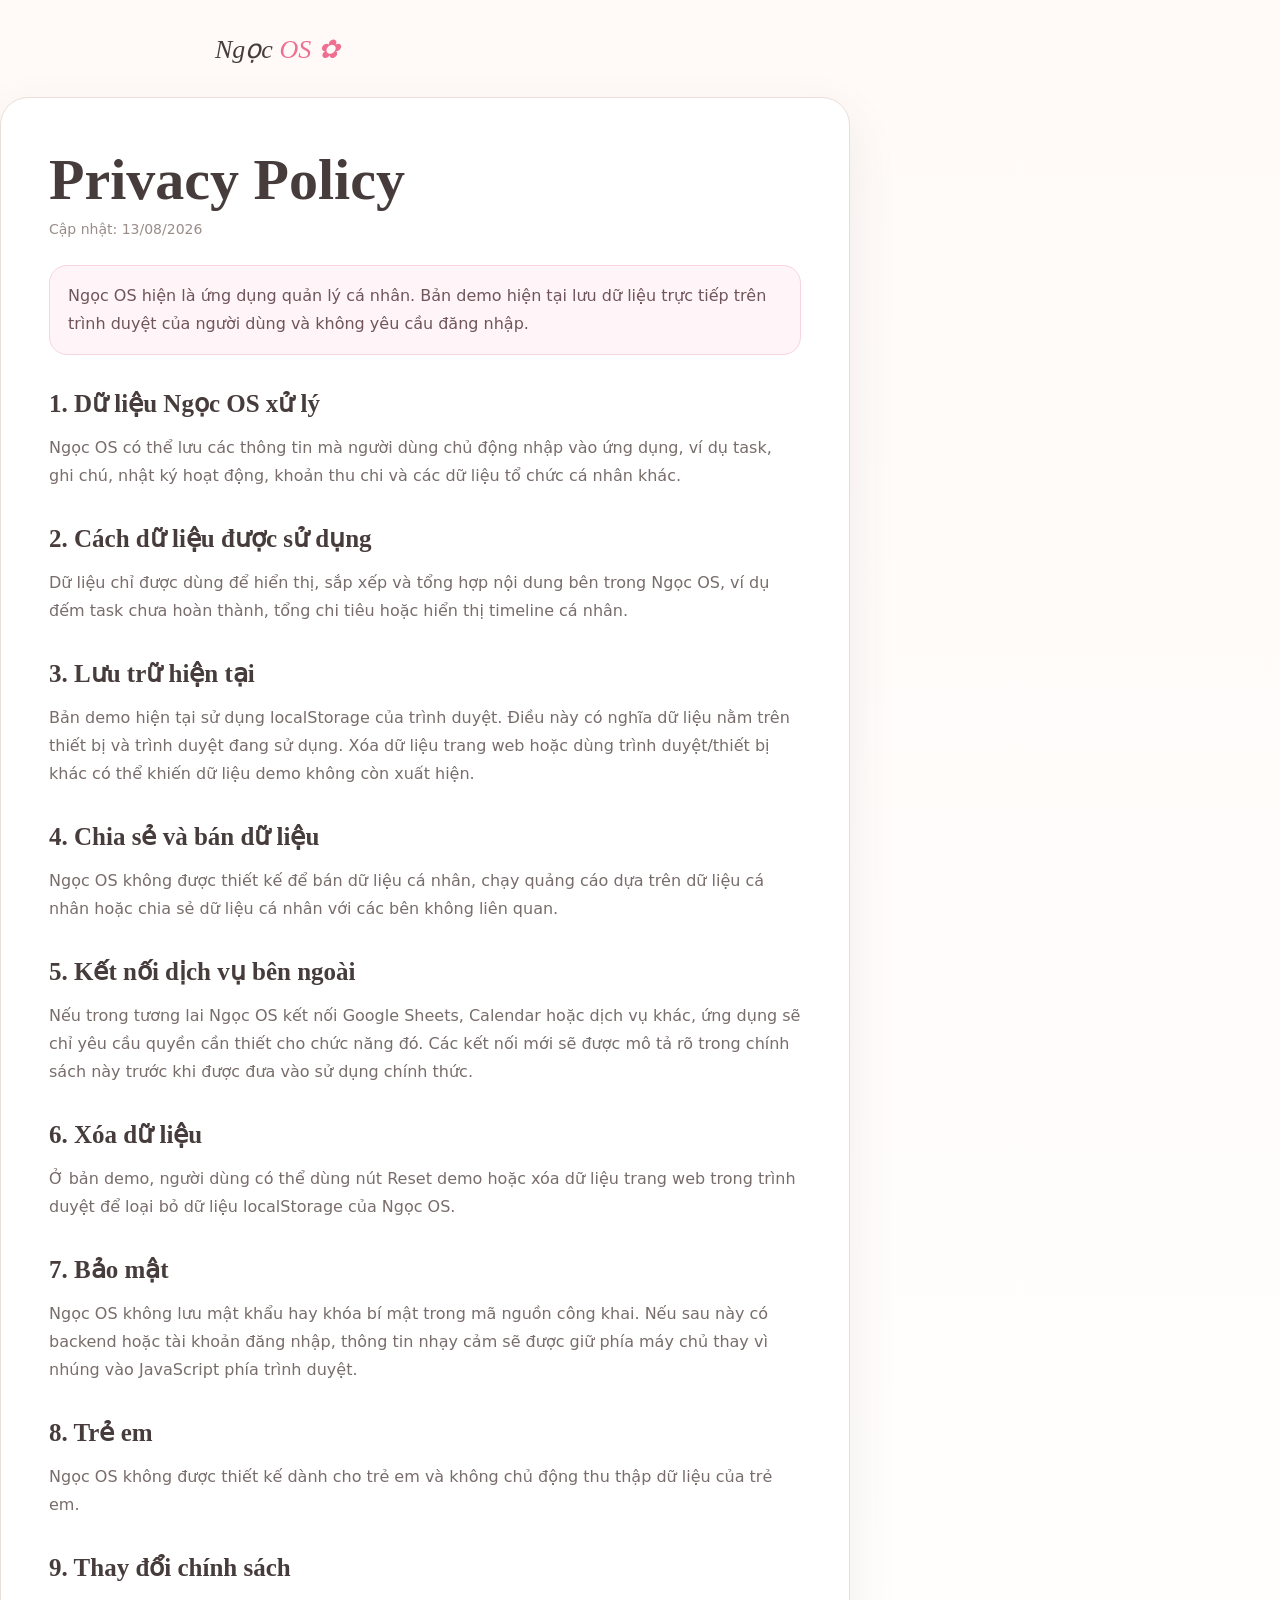
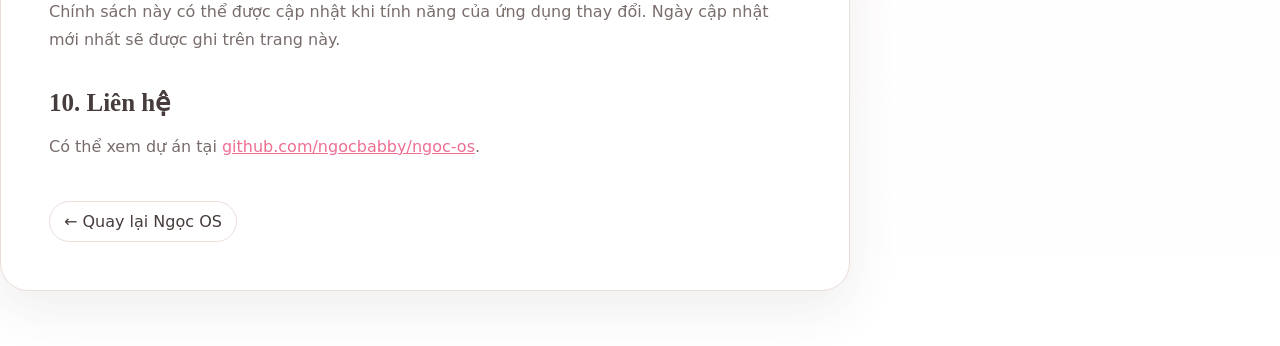
<file: privacy/index.html>
<!doctype html>
<html lang="vi">
<head>
  <meta charset="utf-8" />
  <meta name="viewport" content="width=device-width, initial-scale=1" />
  <meta name="description" content="Chính sách quyền riêng tư của Ngọc OS, một ứng dụng quản lý cá nhân." />
  <title>Privacy Policy — Ngọc OS</title>
  <style>
    :root{--ink:#463c3b;--muted:#786d6b;--cream:#fffaf7;--rose:#ef6f91;--line:#eaded9}
    *{box-sizing:border-box}body{margin:0;background:linear-gradient(180deg,#fffaf7,#fff);color:var(--ink);font-family:Inter,ui-sans-serif,system-ui,-apple-system,BlinkMacSystemFont,"Segoe UI",sans-serif}
    a{color:var(--rose)}.wrap{width:min(850px,calc(100% - 34px));margin:auto}.top{padding:34px 0 12px}.brand{font-family:Georgia,serif;font-size:26px;font-style:italic;text-decoration:none;color:var(--ink)}.brand span{color:var(--rose)}
    .paper{margin:20px 0 55px;background:white;border:1px solid var(--line);border-radius:28px;padding:clamp(24px,5vw,48px);box-shadow:0 18px 50px rgba(91,63,66,.09)}
    h1,h2{font-family:Georgia,serif}h1{font-size:clamp(40px,7vw,58px);margin:0 0 8px}h2{font-size:25px;margin:34px 0 10px}p,li{line-height:1.75;color:var(--muted)}.meta{font-size:14px;color:#9a8c89;margin-bottom:28px}.note{background:#fff4f7;border:1px solid #f6d5de;padding:16px 18px;border-radius:18px;color:#6f555b}.back{display:inline-block;margin-top:24px;text-decoration:none;border:1px solid var(--line);padding:10px 14px;border-radius:999px;color:var(--ink);background:#fff}
  </style>
</head>
<body>
  <div class="wrap top"><a class="brand" href="../">Ngọc <span>OS ✿</span></a></div>
  <main class="wrap paper">
    <h1>Privacy Policy</h1>
    <div class="meta">Cập nhật: 13/08/2026</div>
    <p class="note">Ngọc OS hiện là ứng dụng quản lý cá nhân. Bản demo hiện tại lưu dữ liệu trực tiếp trên trình duyệt của người dùng và không yêu cầu đăng nhập.</p>

    <h2>1. Dữ liệu Ngọc OS xử lý</h2>
    <p>Ngọc OS có thể lưu các thông tin mà người dùng chủ động nhập vào ứng dụng, ví dụ task, ghi chú, nhật ký hoạt động, khoản thu chi và các dữ liệu tổ chức cá nhân khác.</p>

    <h2>2. Cách dữ liệu được sử dụng</h2>
    <p>Dữ liệu chỉ được dùng để hiển thị, sắp xếp và tổng hợp nội dung bên trong Ngọc OS, ví dụ đếm task chưa hoàn thành, tổng chi tiêu hoặc hiển thị timeline cá nhân.</p>

    <h2>3. Lưu trữ hiện tại</h2>
    <p>Bản demo hiện tại sử dụng localStorage của trình duyệt. Điều này có nghĩa dữ liệu nằm trên thiết bị và trình duyệt đang sử dụng. Xóa dữ liệu trang web hoặc dùng trình duyệt/thiết bị khác có thể khiến dữ liệu demo không còn xuất hiện.</p>

    <h2>4. Chia sẻ và bán dữ liệu</h2>
    <p>Ngọc OS không được thiết kế để bán dữ liệu cá nhân, chạy quảng cáo dựa trên dữ liệu cá nhân hoặc chia sẻ dữ liệu cá nhân với các bên không liên quan.</p>

    <h2>5. Kết nối dịch vụ bên ngoài</h2>
    <p>Nếu trong tương lai Ngọc OS kết nối Google Sheets, Calendar hoặc dịch vụ khác, ứng dụng sẽ chỉ yêu cầu quyền cần thiết cho chức năng đó. Các kết nối mới sẽ được mô tả rõ trong chính sách này trước khi được đưa vào sử dụng chính thức.</p>

    <h2>6. Xóa dữ liệu</h2>
    <p>Ở bản demo, người dùng có thể dùng nút Reset demo hoặc xóa dữ liệu trang web trong trình duyệt để loại bỏ dữ liệu localStorage của Ngọc OS.</p>

    <h2>7. Bảo mật</h2>
    <p>Ngọc OS không lưu mật khẩu hay khóa bí mật trong mã nguồn công khai. Nếu sau này có backend hoặc tài khoản đăng nhập, thông tin nhạy cảm sẽ được giữ phía máy chủ thay vì nhúng vào JavaScript phía trình duyệt.</p>

    <h2>8. Trẻ em</h2>
    <p>Ngọc OS không được thiết kế dành cho trẻ em và không chủ động thu thập dữ liệu của trẻ em.</p>

    <h2>9. Thay đổi chính sách</h2>
    <p>Chính sách này có thể được cập nhật khi tính năng của ứng dụng thay đổi. Ngày cập nhật mới nhất sẽ được ghi trên trang này.</p>

    <h2>10. Liên hệ</h2>
    <p>Có thể xem dự án tại <a href="https://github.com/ngocbabby/ngoc-os">github.com/ngocbabby/ngoc-os</a>.</p>

    <a class="back" href="../">← Quay lại Ngọc OS</a>
  </main>
</body>
</html>
</file>
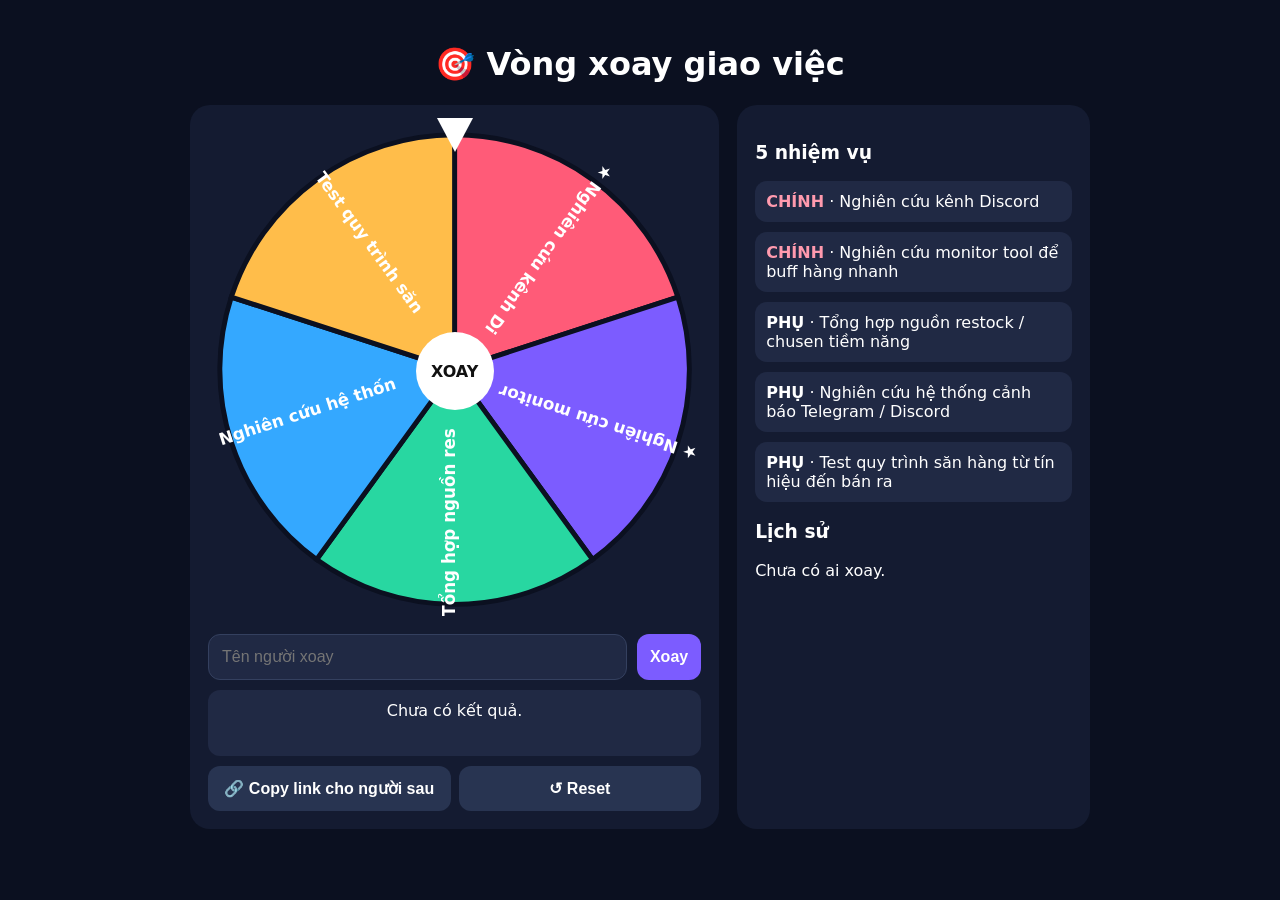
<file: task-wheel/index.html>
<!doctype html><html lang="vi"><head><meta charset="utf-8"><meta name="viewport" content="width=device-width,initial-scale=1"><title>Vòng xoay giao việc</title><style>
body{margin:0;background:#0b1020;color:#fff;font-family:system-ui}.w{max-width:900px;margin:auto;padding:24px}.g{display:grid;grid-template-columns:1.2fr .8fr;gap:18px}.c{background:#141b31;border-radius:20px;padding:18px}h1{text-align:center}.box{position:relative;max-width:500px;aspect-ratio:1;margin:auto}.p{position:absolute;left:50%;top:-5px;transform:translateX(-50%);z-index:2;border-left:18px solid transparent;border-right:18px solid transparent;border-top:34px solid white}svg{width:100%;height:100%;transition:transform 4.5s cubic-bezier(.15,.7,.05,1)}.hub{position:absolute;left:50%;top:50%;transform:translate(-50%,-50%);background:#fff;color:#111;width:78px;height:78px;border-radius:50%;display:grid;place-items:center;font-weight:900}.ctrl{display:grid;grid-template-columns:1fr auto;gap:10px;margin-top:14px}input,button{padding:13px;border-radius:12px;font-size:16px}input{background:#202944;color:#fff;border:1px solid #34405f}button{border:0;background:#7c5cff;color:#fff;font-weight:800}.r,.t,.h{margin-top:10px;padding:11px;border-radius:12px;background:#202944}.r{text-align:center;min-height:44px}.main{color:#ff9aae}.lock{opacity:.45;text-decoration:line-through}.row{display:flex;gap:8px;margin-top:10px}.row button{flex:1;background:#283451}@media(max-width:750px){.g{grid-template-columns:1fr}.ctrl{grid-template-columns:1fr}}
</style></head><body><div class="w"><h1>🎯 Vòng xoay giao việc</h1><div class="g"><section class="c"><div class="box"><div class="p"></div><svg id="wheel" viewBox="0 0 500 500"></svg><div class="hub">XOAY</div></div><div class="ctrl"><input id="name" placeholder="Tên người xoay"><button id="spin">Xoay</button></div><div id="res" class="r">Chưa có kết quả.</div><div class="row"><button id="copy">🔗 Copy link cho người sau</button><button id="reset">↺ Reset</button></div></section><aside class="c"><h3>5 nhiệm vụ</h3><div id="tasks"></div><h3>Lịch sử</h3><div id="hist"></div></aside></div></div><script>
const T=[["discord",1,"Nghiên cứu kênh Discord"],["monitor",1,"Nghiên cứu monitor tool để buff hàng nhanh"],["sources",0,"Tổng hợp nguồn restock / chusen tiềm năng"],["alerts",0,"Nghiên cứu hệ thống cảnh báo Telegram / Discord"],["flow",0,"Test quy trình săn hàng từ tín hiệu đến bán ra"]],C=["#ff5b78","#7c5cff","#28d7a1","#34a8ff","#ffbd4a"];let cl=new Set,h=[],rot=0,busy=0;const q=s=>document.querySelector(s),E=s=>s.replace(/[&<>"]/g,c=>({"&":"&amp;","<":"&lt;",">":"&gt;",'"':"&quot;"}[c]));function P(r,d){let a=(d-90)*Math.PI/180;return[250+r*Math.cos(a),250+r*Math.sin(a)]}
function load(){let x=new URLSearchParams(location.hash.slice(1));(x.get("c")||"").split(",").filter(Boolean).forEach(v=>cl.add(v));try{h=JSON.parse(decodeURIComponent(atob(x.get("h")||"")))||[]}catch(e){}}
function save(){let x=new URLSearchParams;if(cl.size)x.set("c",[...cl]);if(h.length)x.set("h",btoa(encodeURIComponent(JSON.stringify(h.slice(-15)))));history.replaceState(null,"","#"+x)}
function draw(){let s=q("#wheel");s.innerHTML="";T.forEach((t,i)=>{let a=i*72,b=a+72,[x1,y1]=P(238,a),[x2,y2]=P(238,b),l=t[1]&&cl.has(t[0]),[x,y]=P(155,a+36);s.insertAdjacentHTML("beforeend",'<path d="M250 250 L'+x1+' '+y1+' A238 238 0 0 1 '+x2+' '+y2+' Z" fill="'+(l?"#4c5570":C[i])+'" stroke="#0b1020" stroke-width="5"/><g transform="translate('+x+' '+y+') rotate('+(a+36)+')"><text transform="rotate(90)" text-anchor="middle" fill="white" font-size="17" font-weight="800">'+(l?"🔒 Đã giao":(t[1]?"★ ":"")+t[2].slice(0,18))+'</text></g>')})}
function render(){draw();q("#tasks").innerHTML=T.map(t=>'<div class="t '+(t[1]&&cl.has(t[0])?"lock":"")+'"><b class="'+(t[1]?"main":"")+'">'+(t[1]?"CHÍNH":"PHỤ")+'</b> · '+E(t[2])+'</div>').join("");q("#hist").innerHTML=h.length?h.slice().reverse().map(x=>'<div class="h"><b>'+E(x.n)+'</b> → '+E(x.t)+'</div>').join(""):'<div>Chưa có ai xoay.</div>'}
q("#spin").onclick=()=>{if(busy)return;let n=q("#name").value.trim();if(!n){q("#res").textContent="Nhập tên trước.";return}let pool=T.filter(t=>!(t[1]&&cl.has(t[0]))),ch=pool[Math.floor(Math.random()*pool.length)],i=T.indexOf(ch),now=((rot%360)+360)%360,target=((324-i*72)%360+360)%360;busy=1;q("#spin").disabled=1;rot+=((target-now+360)%360)+1800;q("#wheel").style.transform='rotate('+rot+'deg)';q("#res").textContent="Đang xoay…";setTimeout(()=>{if(ch[1])cl.add(ch[0]);h.push({n:n,t:ch[2]});save();render();q("#wheel").style.transform='rotate('+rot+'deg)';q("#res").innerHTML='🎯 <b>'+E(n)+'</b> → <b>'+E(ch[2])+'</b>'+(ch[1]?'<br>🔒 Nhiệm vụ chính đã khóa.':'');q("#name").value="";busy=0;q("#spin").disabled=0},4600)}
q("#copy").onclick=async()=>{save();try{await navigator.clipboard.writeText(location.href);q("#copy").textContent="✅ Đã copy";setTimeout(()=>q("#copy").textContent="🔗 Copy link cho người sau",1200)}catch(e){prompt("Copy link:",location.href)}}
q("#reset").onclick=()=>{if(confirm("Reset toàn bộ?")){cl=new Set;h=[];rot=0;history.replaceState(null,"",location.pathname);q("#wheel").style.transform="rotate(0deg)";render()}};load();save();render();
</script></body></html>
</file>
<file: assets/home-focus.css>
/* Home v3: one focus card + a quiet app list */
body{background:#fbfaf9}
#view-home{background:#fbfaf9;color:#322d32}
#view-home .focus-shell{max-width:660px;margin:auto;padding:34px 22px 115px}
#view-home .focus-topline{display:flex;align-items:center;justify-content:space-between;gap:10px}
#view-home .focus-brand{display:flex;align-items:center;gap:8px;font-size:13px;font-weight:800;letter-spacing:.02em;color:#725668}
#view-home .focus-brand i{font-size:22px;line-height:1;font-style:normal;color:#da5e8d}
#view-home .focus-date{font-size:11px;color:#988d94;white-space:nowrap}
#view-home .focus-welcome{margin:34px 0 5px;font-size:clamp(24px,4vw,32px);letter-spacing:-.7px;line-height:1.25;font-weight:720}
#view-home .focus-intro{font-size:13px;color:#958990;margin:8px 0 28px}
#view-home .focus-cycle{display:block;border:1px solid #f4e1e9;background:#f8eaf1;padding:19px 21px 22px;border-radius:24px;text-decoration:none;color:inherit;transition:background .2s,transform .2s}
#view-home .focus-cycle:hover{background:#f6e1eb;transform:translateY(-1px)}
#view-home .focus-cycle-eyebrow{display:flex;align-items:center;justify-content:space-between;color:#9d6380;letter-spacing:1.15px;font-size:10px;font-weight:800}
#view-home .focus-cycle-eyebrow span:last-child{font-size:19px;line-height:1;font-weight:400}
#view-home .focus-cycle-main{display:flex;gap:15px;align-items:center;margin-top:17px}
#view-home .focus-cycle-icon{width:60px;height:60px;flex:none;border-radius:20px;background:#fff8fb;display:grid;place-items:center;color:#d85c8c}
#view-home .focus-cycle-icon svg{width:29px;height:29px;stroke-width:1.8}
#view-home .focus-cycle-copy{min-width:0;display:flex;flex-direction:column;gap:4px}
#view-home #cycleHomeTitle{font-size:21px;font-weight:760;letter-spacing:-.4px;line-height:1.3}
#view-home #cycleHomeHint{font-size:12px;color:#886e7b;line-height:1.45}
#view-home .focus-section-title{font-weight:750;font-size:14px;margin:33px 0 13px 2px;letter-spacing:-.1px}
#view-home .focus-app-list{border:1px solid #eee8eb;background:white;border-radius:22px;overflow:hidden}
#view-home .focus-app{display:flex;align-items:center;gap:14px;min-height:81px;width:100%;padding:15px 19px;color:#322d32;text-decoration:none;text-align:left;cursor:pointer;background:transparent;border:0;font-family:inherit}
#view-home .focus-app:not(:last-child){border-bottom:1px solid #f2eef0}
#view-home .focus-app:hover{background:#fbf9fa}
#view-home .focus-app-icon{width:44px;height:44px;border-radius:15px;display:grid;place-items:center;flex:none}
#view-home .focus-app-icon svg{width:23px;height:23px;fill:none;stroke:currentColor;stroke-width:1.8;stroke-linecap:round;stroke-linejoin:round}
#view-home .focus-app-icon.notes{background:#f0effa;color:#756caa}
#view-home .focus-app-icon.tasks{background:#eaf3ec;color:#67906d}
#view-home .focus-app-icon.money{background:#fdf0e3;color:#ae794b;font-size:23px;font-weight:700}
#view-home .focus-app-icon.photos{background:#ebf3f7;color:#6695a8}
#view-home .focus-app-copy{min-width:0;flex:1;display:flex;flex-direction:column;gap:3px}
#view-home .focus-app-name{font-size:14px;font-weight:730}
#view-home .focus-app-sub{font-size:11px;color:#958b94;line-height:1.45}
#view-home .focus-app-arrow{font-size:22px;font-weight:300;color:#b2a7af}
@media(max-width:680px){
 .main{padding:0 10px 89px}
 #view-home .focus-shell{padding:28px 11px 95px}
 #view-home .focus-welcome{margin-top:27px;font-size:26px}
 #view-home .focus-intro{margin-bottom:26px}
 #view-home .focus-cycle{padding:17px 19px 20px;border-radius:22px}
 #view-home .focus-cycle-main{margin-top:16px}
 #view-home .focus-cycle-icon{height:57px;width:57px;border-radius:18px}
 #view-home #cycleHomeTitle{font-size:19px}
 #view-home .focus-section-title{margin-top:30px}
 #view-home .focus-app{min-height:77px;gap:12px;padding:13px 16px}
 #view-home .focus-app-icon{width:43px;height:43px}
 .mobile-bottom-nav{height:calc(71px + env(safe-area-inset-bottom));padding:0 10px env(safe-area-inset-bottom);background:#fffdfdf7;border-top:1px solid #eee9ed;backdrop-filter:blur(14px);z-index:45}
 .mobile-bottom-nav button,.mobile-bottom-nav a{display:flex;align-items:center;justify-content:center;flex-direction:column;gap:4px;min-width:50px;border:0;background:transparent;text-decoration:none;font-family:inherit;color:#99929a;font-weight:600;font-size:10px}
 .mobile-bottom-nav svg{display:block;height:21px;width:21px;fill:none;stroke:currentColor;stroke-width:1.8;stroke-linecap:round;stroke-linejoin:round}
 .mobile-bottom-nav .active{color:#dc5688}
 .mobile-bottom-nav .mobile-add{display:grid;place-items:center;width:48px;height:48px;min-width:48px;margin-top:-13px;border-radius:17px;background:#e8759b;color:white;box-shadow:0 7px 16px #e8759b37}
 .mobile-bottom-nav .mobile-add svg{width:26px;height:26px;stroke-width:2}
 .quick,.mobile-cycle-link{display:none}
}
@media(prefers-reduced-motion:reduce){#view-home .focus-cycle{transition:none}}
</file>
<file: cycle/style.css>
:root{--ink:#382c38;--muted:#857582;--pink:#fa3d89;--pale:#fff1f6;--line:#f4e5eb;--shadow:0 10px 26px #d886aa17}*{box-sizing:border-box}body{margin:0;color:var(--ink);background:linear-gradient(160deg,#fff8fb 0%,#fff 40%,#fcf8ff 100%);font:15px/1.5 system-ui,-apple-system,"Segoe UI",sans-serif}button,input,select,textarea{font:inherit}button{cursor:pointer}button:focus-visible,input:focus-visible,select:focus-visible,textarea:focus-visible{outline:3px solid #b671ff;outline-offset:2px}button[hidden],[hidden]{display:none!important}.app-shell{max-width:640px;min-height:100dvh;margin:0 auto;background:#fffafc;box-shadow:0 0 70px #a44a7f0d}.app-header{height:65px;padding:0 18px;display:flex;align-items:center;justify-content:space-between;gap:9px;position:sticky;top:0;background:#fffafcf5;backdrop-filter:blur(14px);z-index:5;border-bottom:1px solid #fae9f0}.back-link{font-size:13px;text-decoration:none;color:#9e7390;display:flex;align-items:center;gap:2px;font-weight:650}.back-link span{font-size:31px;line-height:1}.app-brand{font-weight:800;letter-spacing:-.4px}.app-brand span{color:#fb6ba2}.icon-button{border:0;background:#fff0f7;border-radius:50%;width:39px;height:39px;font-size:21px;color:#a7527e}.main-content{padding-bottom:108px}.tab{display:none;animation:fade .22s ease}.tab.active{display:block}@keyframes fade{from{opacity:.35;transform:translateY(6px)}to{opacity:1;transform:translateY(0)}}.hero{height:435px;background:radial-gradient(circle at 18% 23%,#fff 0 1%,transparent 1.4%),radial-gradient(circle at 76% 18%,#fff 0 .7%,transparent 1.2%),linear-gradient(155deg,#eee4fa,#ffdae9 64%,#ffd7db);position:relative;text-align:center;padding:32px 15px 22px;overflow:hidden;border-radius:0 0 35px 35px}.sparkle{position:absolute;color:white;font-size:30px;opacity:.8}.sparkle-one{left:14%;top:55px}.sparkle-two{right:14%;top:98px}.sparkle-three{left:9%;top:235px}.hero-eyebrow{font-size:11px;letter-spacing:2px;font-weight:800;color:#9b6e93}.hero h1{font-size:clamp(28px,7vw,39px);margin:13px 0 5px;line-height:1.2;font-weight:750}.hero-subtitle{margin:0;color:#785c7c;font-size:13px}.cycle-orbit{width:196px;height:196px;margin:21px auto 0;border-radius:50%;background:conic-gradient(from 10deg,#f63d8b 0 25%,#f9bcd6 25% 43%,#fff 43% 66%,#e7d1ff 66% 87%,#fff 87%);padding:7px;box-shadow:0 12px 30px #f3599829}.orbit-inner{background:linear-gradient(160deg,#fffafd,#fff2f8);height:100%;border-radius:50%;display:flex;align-items:center;justify-content:center;flex-direction:column}.orbit-inner span{font-size:32px}.orbit-inner strong{font-size:55px;line-height:1.04;color:#4e285c}.orbit-inner small{font-size:11px;color:#937e94}.hero-bottom{margin-top:17px;font-size:12px;color:#7b5975}.section-pad{padding:20px 18px}.quick-actions{display:flex;gap:8px;flex-wrap:wrap;margin:0 0 22px}.btn{border:0;border-radius:20px;padding:12px 17px;font-weight:800;font-size:13px;min-height:44px;box-shadow:0 5px 13px #ec8baf17}.btn.primary{background:linear-gradient(100deg,#f93681,#fd6fa6);color:white}.btn.soft{background:#fce8f2;color:#ac487b}.btn.white{color:#af2865;background:white}.btn.outline{color:#a64277;background:#fff;border:1px solid #f7b7cf}.btn.full{width:100%;margin-top:10px}.card{background:white;border:1px solid var(--line);border-radius:23px;padding:18px;box-shadow:var(--shadow);margin-bottom:17px}.setup-nudge{display:flex;align-items:center;gap:10px}.nudge-emoji{font-size:26px}.setup-nudge h3,.setup-nudge p{margin:0}.setup-nudge h3{font-size:14px}.setup-nudge p{font-size:12px;color:var(--muted)}.link-button,.text-action{border:0;background:transparent;color:#db4484;font-weight:800;font-size:12px;white-space:nowrap}.eyebrow-heading{display:flex;align-items:center;justify-content:space-between;margin:18px 0 13px;font-size:18px;font-weight:800}.tiny-star{color:#f78db5}.tag{background:#fdeaf2;color:#b04f7f;padding:5px 9px;border-radius:15px;font-size:10px}.stat-grid{display:grid;grid-template-columns:1fr 1fr;gap:12px}.stat-card{min-height:174px;border-radius:24px;padding:15px;display:flex;flex-direction:column}.stat-card.lilac{background:linear-gradient(135deg,#eee5ff,#f8ebfa)}.stat-card.butter{background:linear-gradient(135deg,#fff4d8,#fff9e9)}.stat-icon{font-size:24px}.stat-kicker{font-size:12px;color:#6e5d79;margin-top:13px}.stat-card strong{font-size:22px;line-height:1.2;margin-top:4px}.stat-card small{font-size:10px;color:#827386;margin-top:6px}.guardian-card{border-radius:22px;padding:16px;background:#fff2e8;border:1px solid #ffe0bc}.guardian-card h3{font-size:15px;margin:0 0 7px}.guardian-card p{font-size:13px;margin:0;line-height:1.6}.guardian-card.ok{background:#eaf8ed;border-color:#ccebd3}.guardian-card.notice{background:#fff4e2;border-color:#ffdfad}.guardian-card.urgent{background:#fff0f1;border-color:#ffc6cf}.mindful-card{margin-top:17px;display:flex;gap:14px;align-items:center;background:linear-gradient(110deg,#fff3f8,#faf4ff)}.cat-bubble{font-size:40px}.mindful-card h3{margin:0 0 4px;font-size:15px}.mindful-card p{margin:0;color:#786775;font-size:12px}.disclaimer{font-size:11px;color:#8e7d89;line-height:1.55;padding:6px 3px}.page-heading{display:flex;align-items:center;gap:14px;padding:24px 19px 21px}.page-heading h1{font-size:25px;margin:0}.page-heading p{font-size:12px;color:var(--muted);margin:0}.page-icon{width:53px;height:53px;background:#ffecf5;border-radius:19px;display:grid;place-items:center;font-size:27px}.calendar-card,.selected-day,.analytics-card,#tab-calendar>.card{margin-left:15px;margin-right:15px}.month-nav{display:flex;align-items:center;justify-content:space-between;margin-bottom:16px}.month-nav h2{font-size:18px;margin:0}.round-arrow{border:0;background:#fbe9f2;color:#b24c7b;width:35px;height:35px;border-radius:50%;font-size:27px;line-height:1}.weekdays,.calendar-grid{display:grid;grid-template-columns:repeat(7,minmax(0,1fr));gap:4px}.weekdays{color:#a78ca0;font-size:11px;text-align:center;margin-bottom:12px}.calendar-day{width:100%;min-height:49px;position:relative;border:0;border-radius:11px;background:transparent;font-size:14px;color:#443244}.calendar-day:disabled{opacity:.3}.calendar-day.confirmed{background:#fa8eaf;color:#5a1534}.calendar-day.expected{background:#ffe1ed;color:#ba4180}.calendar-day.today{box-shadow:inset 0 0 0 2px #fb4385}.calendar-day.selected{outline:2px solid #943eab;outline-offset:-2px}.calendar-day i{display:block;margin:1px auto 0;width:4px;height:4px;background:#8f48c4;border-radius:50%}.legend{margin:18px 0 0;display:flex;gap:12px;flex-wrap:wrap;font-size:10px;color:#786e7b}.legend span{display:flex;align-items:center;gap:5px}.legend-dot{width:9px;height:9px;border-radius:50%;display:inline-block}.legend-dot.confirmed{background:#fa8eaf}.legend-dot.expected{background:#ffe1ed;border:1px solid #ee9ebe}.legend-dot.noted{background:#914dc4}.forecast-caption{font-size:11px;color:#8c7283;line-height:1.5;margin:13px 0 0}.card-title{display:flex;align-items:center;justify-content:space-between;gap:10px}.card-title h3,.card>h3{margin:0;font-size:16px}.detail-text{font-size:12px;color:#816f7d;line-height:1.7;margin:10px 0 0}.history-list{margin-top:11px}.history-item{padding:11px 0;border-bottom:1px solid #f9edf3;display:flex;justify-content:space-between;gap:10px;align-items:center}.history-item:last-child{border:0}.history-item strong{font-size:13px}.history-item small{display:block;color:#958291;font-size:11px;margin-top:3px}.history-item button{border:0;background:#fceaf2;border-radius:12px;color:#a94b76;padding:7px 10px;font-size:11px}.sos-card{margin:0 16px 19px;background:linear-gradient(145deg,#fd81af,#fb4e91);border-radius:27px;padding:21px;color:white;box-shadow:0 13px 25px #f4689e32}.sos-top{display:flex;justify-content:space-between;font-size:11px;font-weight:800;letter-spacing:1.1px}.sos-heart{font-size:30px}.sos-card h2{margin:10px 0 8px;font-size:24px}.sos-card p{font-size:13px;margin:0 0 20px}.care-grid{margin:0 16px;display:grid;grid-template-columns:repeat(2,minmax(0,1fr));gap:13px}.care-card{background:white;border:1px solid var(--line);border-radius:21px;padding:18px 14px;min-height:190px}.care-emoji{font-size:29px}.care-card h3{font-size:15px;margin:11px 0 7px}.care-card p{font-size:12px;color:#846f7c;line-height:1.6;margin:0}.advice-card{margin:18px 16px}.advice-card p,.emergency-card p{color:#756776;font-size:12px;line-height:1.7}.emergency-card{margin:17px 16px;background:#fff3e8;border-radius:21px;border:1px solid #f7dfbd;padding:18px}.emergency-card h3{margin:0;font-size:15px;color:#8e542c}#tab-care>.disclaimer,#tab-analysis>.disclaimer{margin:0 18px}.analysis-stats{display:grid;grid-template-columns:repeat(2,minmax(0,1fr));gap:12px;margin:0 16px 18px}.analysis-stat{border-radius:20px;padding:16px;min-height:132px;display:flex;flex-direction:column}.analysis-stat.pink{background:#ffe1ed}.analysis-stat.lilac{background:#eee4fb}.analysis-stat.cream{background:#fff1ce}.analysis-stat.green{background:#e8f6ea}.analysis-stat span{font-size:11px}.analysis-stat strong{font-size:26px;margin:9px 0 2px}.analysis-stat small{font-size:10px;color:#867486}.weight-current{display:flex;align-items:baseline;gap:11px;flex-wrap:wrap;margin:15px 0}.weight-current strong{font-size:28px}.weight-current span{font-size:11px;color:#867486}.weight-graph{height:148px;border-radius:17px;background:#fff7fa;padding:12px;overflow:hidden}.weight-graph svg{display:block;width:100%;height:100%}.weight-graph .empty{font-size:12px;color:#a28d9d;text-align:center;padding-top:45px}.mini-alert{padding:13px 0;border-bottom:1px solid #f5e6eb;font-size:12px;line-height:1.6}.mini-alert:last-child{border:0}.bottom-nav{height:76px;padding-bottom:env(safe-area-inset-bottom,0px);background:#fffafd;box-shadow:0 -8px 25px #d085a81b;display:flex;align-items:center;justify-content:space-around;position:fixed;bottom:0;left:50%;transform:translateX(-50%);width:min(100%,640px);z-index:10;border-top:1px solid #f7e5ed}.nav-item{border:0;background:transparent;min-width:61px;color:#94808d;display:flex;flex-direction:column;align-items:center;gap:1px;font-size:10px}.nav-icon{font-size:25px;font-weight:600;line-height:1.2}.nav-item.active{color:#f13e86}.nav-item.active .nav-icon{background:#ffe0ed;padding:2px 12px;border-radius:17px}.nav-add{align-self:flex-start;position:relative;top:-18px;width:59px;height:59px;border-radius:50%;border:0;background:#fc438d;color:white;box-shadow:0 8px 15px #fa5b9470;font-size:38px;line-height:1}.sheet-backdrop{position:fixed;inset:0;background:#38213d70;z-index:30;display:flex;align-items:flex-end;justify-content:center}.sheet{background:#fffafb;border-radius:27px 27px 0 0;width:min(100%,640px);padding:13px 19px calc(23px + env(safe-area-inset-bottom,0px));max-height:90dvh;overflow:auto}.sheet-handle{width:43px;height:5px;background:#efd3e0;margin:0 auto 12px;border-radius:4px}.sheet-heading{display:flex;justify-content:space-between;align-items:center}.sheet-heading h2{font-size:20px;margin:7px 0 15px}.sheet-close{border:0;background:#fbeaf1;border-radius:50%;width:34px;height:34px;font-size:24px;color:#9f5881}.sheet-body label{display:block;font-weight:700;margin:14px 0 7px;font-size:12px}.sheet-body input,.sheet-body select,.sheet-body textarea{width:100%;padding:11px 13px;background:#fff;border:1px solid #eecedc;border-radius:12px;color:#473243;min-height:45px}.sheet-body textarea{min-height:70px}.sheet-body .row-two{display:grid;grid-template-columns:1fr 1fr;gap:10px}.sheet-body .help{font-size:11px;color:#867488;margin:7px 0}.sheet-body .danger{color:#ba365b}.sheet-body .button-row{display:flex;gap:10px;margin:19px 0 0;flex-wrap:wrap}.sheet-body .button-row .btn{flex:1}.sheet-body .backup-actions{display:flex;gap:8px;flex-wrap:wrap}.sheet-body .backup-actions>*{flex:1}.report-text{white-space:pre-wrap;font:12px/1.6 system-ui,sans-serif;background:#fff;border:1px solid #efdaeb;border-radius:13px;padding:14px;max-height:52vh;overflow:auto}.toast{position:fixed;bottom:94px;left:50%;transform:translateX(-50%) translateY(20px);background:#4b3345;color:white;border-radius:25px;padding:11px 19px;z-index:90;pointer-events:none;opacity:0;transition:.2s;max-width:90vw;font-size:12px;text-align:center}.toast.show{opacity:1;transform:translateX(-50%) translateY(0)}.print-report{display:none}@media(min-width:740px){body{padding:24px 0}.app-shell{border-radius:29px;overflow:clip;min-height:calc(100dvh - 48px)}.bottom-nav{bottom:10px;border-radius:22px;width:606px}}@media(max-width:370px){.bottom-nav .nav-item{min-width:49px;font-size:9px}.nav-add{width:53px;height:53px}.hero{height:420px}.stat-card strong{font-size:18px}}@media print{body,.app-shell{background:white!important;box-shadow:none!important}.app-shell,.sheet-backdrop,.toast{display:none!important}.print-report{display:block;white-space:pre-wrap;font:13px/1.6 Arial,sans-serif;margin:20px}}
.calendar-day.ongoing{background:repeating-linear-gradient(135deg,#ffedf5,#ffedf5 5px,#fff7fa 5px,#fff7fa 10px);color:#b05c85}.legend-dot.ongoing{background:repeating-linear-gradient(135deg,#ffb9d4,#ffb9d4 3px,#fff0f7 3px,#fff0f7 6px);border:1px solid #ecb2cd}
</file>
<file: money/style.css>
:root{color-scheme:dark;--bg:#090a0c;--card:#1e1e21;--card2:#27272b;--stroke:#333338;--text:#f7f7fa;--muted:#9999a0;--green:#27bd53;--mint:#8bde9d;--red:#f26671;--blue:#53b1e9;--shadow:0 13px 35px #0005;--nav-height:76px}
*{box-sizing:border-box}html{background:var(--bg)}body{margin:0;background:var(--bg);color:var(--text);font:15px/1.48 system-ui,-apple-system,BlinkMacSystemFont,"Segoe UI",sans-serif}button,input,textarea,select{font:inherit}button{cursor:pointer}button:disabled{opacity:.5;cursor:not-allowed}button:focus-visible,input:focus-visible,textarea:focus-visible,select:focus-visible,a:focus-visible{outline:2px solid #86eea9;outline-offset:3px}button[hidden],[hidden]{display:none!important}a{color:inherit}svg{height:23px;width:23px;fill:none;stroke:currentColor;stroke-width:1.8;stroke-linecap:round;stroke-linejoin:round}.icons{display:none}.app{max-width:620px;margin:0 auto;min-height:100dvh;background:var(--bg);position:relative}#main{padding-bottom:calc(92px + env(safe-area-inset-bottom))}.screen{display:none;animation:rise .2s ease-out}.screen.active{display:block}@keyframes rise{from{opacity:.6;transform:translateY(5px)}to{opacity:1;transform:translateY(0)}}.page-pad{padding-left:20px;padding-right:20px}.top-actionbar{height:60px;display:flex;align-items:center;justify-content:space-between}.subtle-back{display:flex;align-items:center;gap:4px;text-decoration:none;color:#9b9ba0;font-size:13px}.subtle-back svg{height:17px;width:17px}.right-actions{display:flex;gap:13px}.icon-btn{border:0;color:var(--text);background:transparent;padding:9px;display:grid;place-items:center}.icon-btn svg{height:24px;width:24px}.overview-top{padding-top:12px}.balance-label{display:flex;align-items:center;gap:7px;color:#a1a0a8;font-size:12px;margin-top:19px}.eye-btn{border:0;background:transparent;color:#a2a1a8;display:grid;place-items:center;padding:2px}.eye-btn svg{height:17px;width:17px}.balance-number{font-size:36px;font-weight:760;line-height:1.18;letter-spacing:-1.1px;margin:5px 0 3px;min-height:44px}.balance-currency{font-size:11px;color:#73737b;margin-bottom:32px}.wallet-card{border-radius:23px;background:var(--card);padding:18px 18px 9px;box-shadow:var(--shadow)}.section-title-row{display:flex;align-items:center;justify-content:space-between;gap:10px}.section-title-row h2{margin:0;font-size:18px;font-weight:720}.section-title-row h1{font-size:28px;line-height:1.3;margin:0;font-weight:780;letter-spacing:-.7px}.green-link{border:0;background:transparent;font-size:12px;font-weight:680;color:#40c76d;padding:6px 0;white-space:nowrap}.overview-wallets{margin-top:17px;border-top:1px solid #36363b}.wallet-mini{display:flex;align-items:center;gap:13px;padding:15px 0}.wallet-mini:not(:last-child){border-bottom:1px solid #343438}.wallet-mini-icon{width:42px;height:42px;flex:none;display:grid;place-items:center;border-radius:15px;background:#303335;color:#69d689}.wallet-mini-icon svg{height:21px;width:21px}.wallet-mini-name{flex:1;font-weight:620;font-size:14px}.wallet-mini-amount{font-weight:730;font-size:15px;white-space:nowrap}.wallet-mini-empty{font-size:12px;color:var(--muted);padding:17px 0}.outside-title{margin-top:34px;margin-bottom:13px}.outside-title h2{font-size:15px;color:#c5c4c8;font-weight:640}.panel{background:var(--card);border-radius:23px;padding:19px 18px;box-shadow:var(--shadow)}.chart-panel{min-height:230px}.total-columns{display:grid;grid-template-columns:1fr 1fr;gap:9px;text-align:center;padding:4px 0 15px;border-bottom:1px solid var(--stroke)}.total-columns>div{display:flex;flex-direction:column;gap:3px}.total-columns>div:first-child{border-right:1px solid var(--stroke)}.total-columns span{color:#9e9ba4;font-size:12px}.total-columns strong{font-size:22px;font-weight:720}.expense-text{color:var(--red)}.income-text{color:var(--blue)}.chart-legend{display:flex;gap:18px;font-size:11px;color:#9e9da4;margin:14px 0 7px}.dot{display:inline-block;width:9px;height:9px;border-radius:50%;margin-right:6px}.expense-bg{background:var(--red)}.income-bg{background:var(--green)}.overview-chart{height:135px;display:flex;align-items:end;justify-content:space-around;gap:8px;padding:13px 7px 10px;border-bottom:1px solid #34343a;background:repeating-linear-gradient(to top,transparent,transparent 33px,#303036 34px,#303036 35px)}.chart-slot{height:100%;flex:1;display:flex;align-items:center;justify-content:end;flex-direction:column}.chart-bars{height:100%;width:100%;display:flex;align-items:end;justify-content:center;gap:5px}.chart-bar{max-width:19px;min-width:8px;width:30%;border-radius:4px 4px 0 0;min-height:0}.chart-bar.out{background:#ee626b}.chart-bar.in{background:#30bd5d}.chart-day{font-size:9px;color:#96949c;white-space:nowrap;padding-top:4px}.small-hint{color:#87868e;font-size:11px;text-align:center;margin:13px 0 1px}.categories-panel{min-height:95px}.category-line{display:flex;align-items:center;gap:11px;padding:10px 0}.category-line:not(:last-child){border-bottom:1px solid #323237}.category-bubble{font-size:20px;width:39px;height:39px;display:grid;place-items:center;background:#36343a;border-radius:50%}.category-content{min-width:0;flex:1}.category-content-top{display:flex;justify-content:space-between;gap:9px;font-size:12px}.category-content-top b{font-weight:650}.category-content-top span{color:#a5a4ac;white-space:nowrap}.progress-track{background:#33343a;height:5px;border-radius:5px;overflow:hidden;margin-top:7px}.progress-track span{display:block;background:var(--green);height:100%;border-radius:5px}.empty-panel{font-size:13px;color:#aaa8b0;text-align:center;padding:35px 8px}.screen-header{padding-top:41px}.month-choose{display:flex;justify-content:center;align-items:center;gap:20px;margin:20px 0 14px}.month-choose strong{min-width:144px;text-align:center;font-size:14px}.arrow-btn{background:#29292d;border:0;border-radius:50%;height:34px;width:34px;display:grid;place-items:center}.arrow-btn svg{width:18px}.tab-row{display:flex;justify-content:space-around;gap:6px;border-bottom:1px solid #343438}.type-tab{flex:1;border:0;background:transparent;padding:11px 0 12px;color:#a9a8ae;font-size:12px;position:relative}.type-tab.active{color:#4edb78;font-weight:680}.type-tab.active:after{content:"";position:absolute;height:3px;bottom:-1px;left:0;right:0;background:var(--green);border-radius:3px}.scan-banner{margin:20px 0 16px;background:linear-gradient(115deg,#0d7936,#115f30);width:100%;border-radius:17px;border:1px solid #278c4c;color:#fff;display:flex;align-items:center;gap:12px;padding:16px 13px;text-align:left}.scan-banner-icon{background:#1eb857;border-radius:13px;height:45px;width:45px;display:grid;place-items:center;flex:none}.scan-banner span:nth-child(2){flex:1;min-width:0}.scan-banner strong{display:block;font-size:14px}.scan-banner small{display:block;font-size:11px;color:#d2f7df;margin-top:4px}.scan-banner .chevron{width:18px}.transaction-list{padding-bottom:24px}.date-group{display:flex;align-items:center;justify-content:space-between;gap:10px;font-size:12px;color:#93919a;margin:17px 0 10px}.date-group strong{font-size:12px;color:#c9c5cb}.tx-row{width:100%;background:#1d1e20;display:flex;align-items:center;gap:12px;border:0;text-align:left;padding:14px 12px;color:#f2f0f3}.tx-row:first-of-type{border-radius:14px 14px 0 0}.tx-row:last-of-type{border-radius:0 0 14px 14px}.tx-row:not(:last-of-type){border-bottom:1px solid #303036}.tx-icon{height:43px;width:43px;flex:none;border-radius:50%;background:#2f3034;display:grid;place-items:center;font-size:20px}.tx-info{flex:1;min-width:0}.tx-info strong{display:block;font-size:13px;font-weight:650;white-space:nowrap;overflow:hidden;text-overflow:ellipsis}.tx-info small{display:block;color:#8d8d94;font-size:11px;margin-top:3px}.tx-amount{white-space:nowrap;font-size:13px;font-weight:720}.tx-amount.expense{color:var(--red)}.tx-amount.income{color:#5cd58c}.tx-amount.transfer{color:#7dbcee}.hint{font-size:12px;color:#929099}.budget-empty{text-align:center;padding:83px 20px 45px;min-height:62dvh}.budget-illustration{font-size:66px;margin-bottom:30px;filter:drop-shadow(0 12px 19px #31a45b25)}.budget-empty h2{font-size:19px;margin:0 0 10px}.budget-empty p{font-size:13px;color:#a3a1ab;line-height:1.75;margin-bottom:24px}.primary-button{display:block;background:var(--green);color:#fff;border:0;border-radius:35px;width:100%;min-height:54px;padding:13px 16px;font-weight:750;margin:23px 0 10px}.primary-button:active{transform:scale(.99)}.budget-row{background:#212124;border-radius:18px;padding:16px;margin:12px 0}.budget-meta{display:flex;justify-content:space-between;gap:8px;align-items:center;font-size:13px}.budget-meta strong{font-size:15px}.budget-meta span{color:#acaaaf}.budget-progress{height:9px;background:#36363b;border-radius:8px;overflow:hidden;margin:14px 0 9px}.budget-progress>div{height:100%;border-radius:8px;background:var(--green)}.budget-progress.over>div{background:#ef616f}.budget-foot{display:flex;justify-content:space-between;color:#9b98a0;font-size:11px}.budget-row-actions{text-align:right;margin-top:9px}.text-button{background:none;border:0;color:#78dc99;font-weight:650;font-size:12px}.account-wallets{padding:4px 18px}.menu-panel{padding:0 18px}.menu-panel button{display:flex;gap:15px;align-items:center;background:none;border:0;border-bottom:1px solid #303036;padding:16px 0;min-height:61px;color:#ddd;font-size:14px;text-align:left;width:100%}.menu-panel button:last-child{border-bottom:0}.menu-panel button>span{flex:1}.menu-panel svg{width:20px}.menu-panel .chevron{height:17px;width:17px;color:#818089}.privacy-copy{font-size:11px;color:#818088;line-height:1.75;margin:19px 8px}.bottom-nav{height:calc(var(--nav-height) + env(safe-area-inset-bottom));position:fixed;bottom:0;left:50%;transform:translateX(-50%);width:min(100%,620px);z-index:20;background:#29292c;border-top:1px solid #34343a;display:flex;align-items:center;justify-content:space-around;padding:0 8px env(safe-area-inset-bottom);box-shadow:0 -9px 22px #0003}.nav-item{color:#909097;border:0;background:none;display:flex;align-items:center;flex-direction:column;gap:4px;font-size:10px;min-width:56px}.nav-item svg{height:24px;width:24px}.nav-item.active{color:#4cdb79}.nav-plus{border:1px solid #43d571;border-radius:50%;background:#23bd51;box-shadow:0 6px 15px #1bb54a2b;height:57px;width:57px;color:#fff;display:grid;place-items:center;transform:translateY(-9px)}.nav-plus svg{height:31px;width:31px;stroke-width:2.4}.overlay{position:fixed;inset:0;z-index:40;background:#000d;display:flex;justify-content:center;align-items:flex-end}.sheet{background:#19191c;width:min(100%,620px);box-shadow:0 -10px 30px #0009;border-radius:23px 23px 0 0;display:flex;flex-direction:column;max-height:97dvh;overflow:hidden}.full-sheet{height:min(100dvh,980px);border-radius:0}.sheet-header{height:70px;flex:none;display:flex;align-items:center;justify-content:space-between;padding:15px 16px;border-bottom:1px solid #2c2c30}.sheet-header h2{font-size:19px;margin:0;font-weight:650}.sheet-close{background:none;border:0;display:grid;place-items:center;padding:8px}.sheet-close svg{width:23px;height:23px}.sheet-body{padding:18px 20px calc(23px + env(safe-area-inset-bottom));overflow-y:auto;overscroll-behavior:contain}.sheet-header .danger{color:var(--red)}.compact-sheet{max-height:90dvh}.segmented{display:flex;background:#2b2b2f;padding:4px;border-radius:14px;gap:4px;margin-bottom:21px}.segment{border:0;background:none;flex:1;padding:10px 3px;border-radius:11px;color:#a9a8ad;font-size:12px}.segment.active{background:#334339;color:#5ae17e;font-weight:700}.scan-top{display:flex;justify-content:space-between;gap:8px;align-items:center;font-weight:650;font-size:13px;margin-bottom:12px}.scan-free{color:#57cb7d;font-size:10px;font-weight:500;white-space:nowrap}.capture-actions{display:flex;gap:10px}.capture-button{flex:1;display:flex;align-items:center;justify-content:center;gap:9px;border:1px solid #1ba54b;background:#12642f;color:#fff;border-radius:14px;min-height:53px;font-size:13px;font-weight:680}.capture-button svg{height:20px;width:20px}.capture-button.secondary{background:#27272a;border-color:#424248}.receipt-preview{margin-top:13px;position:relative;max-height:235px;text-align:center;background:#111114;border-radius:16px;overflow:hidden}.receipt-preview img{display:block;max-width:100%;width:auto;max-height:235px;margin:auto;object-fit:contain}.preview-close{position:absolute;right:5px;top:5px;width:34px;height:34px;display:grid;place-items:center;border:0;background:#141416d9;border-radius:50%;color:#fff}.preview-close svg{height:18px;width:18px}.scan-status{margin:13px 0 8px;font-size:12px;color:#afafb5;background:#29292d;border-radius:12px;padding:12px 13px;line-height:1.6}.scan-status.success{color:#b4f0c4;background:#153c23}.scan-status.loading{color:#f0dca8}.scan-status.error{color:#f7b7b9;background:#442527}.retry-btn{display:block;border:0;background:none;color:#5ddf82;font-size:12px;font-weight:700;padding:8px}.ocr-raw{background:#222226;border-radius:12px;padding:9px 12px;color:#b0acb2;font-size:11px}.ocr-raw summary{cursor:pointer}.ocr-raw pre{white-space:pre-wrap;word-break:break-word;max-height:220px;overflow:auto}.review-warning{background:#4a3a1b;color:#f5dfb5;border-radius:12px;padding:12px 13px;font-size:12px;margin-top:13px;line-height:1.5}.form-label{display:block;color:#a6a5ac;font-size:12px;margin-top:18px}.amount-row{display:flex;align-items:center;gap:15px;border-bottom:2px solid var(--green);margin:4px 0 22px}.amount-row input{height:65px;font-size:38px;font-weight:550;flex:1;width:1px;min-width:0;background:none;color:var(--green);border:0;outline:0;padding:6px 0}.amount-row span{font-size:12px;color:#bab8bc;white-space:nowrap}.field{background:#222226;border:1px solid #303034;border-radius:14px;padding:9px 14px;margin:9px 0}.field:focus-within{border-color:#3f9960}.field label{display:block;color:#93929a;font-size:11px;margin-bottom:5px}.field input,.field textarea,.field select{border:0;background:none;color:#fff;width:100%;min-height:33px;outline:0;padding:1px 0;resize:vertical}.field input::placeholder,.field textarea::placeholder{color:#74737b}.field select option{background:#26262b;color:white}.form-grid{display:grid;grid-template-columns:1fr 1fr;gap:9px}.form-grid .field{min-width:0}.form-grid input{min-width:0;font-size:13px}.form-footnote{color:#797981;text-align:center;font-size:10px;margin:16px 4px 28px}.help-content{line-height:1.75;font-size:13px;color:#c4c2c6}.help-content p{margin:10px 0 17px}.toast{background:#424249;color:white;font-size:12px;padding:12px 18px;border-radius:28px;position:fixed;bottom:calc(88px + env(safe-area-inset-bottom));left:50%;transform:translateX(-50%) translateY(15px);max-width:90vw;white-space:normal;text-align:center;z-index:100;opacity:0;pointer-events:none;transition:.18s}.toast.show{opacity:1;transform:translateX(-50%) translateY(0)}.search-overlay{padding:15px}.no-transactions{min-height:42dvh;display:flex;align-items:center;justify-content:center;flex-direction:column;color:#9f9da7;font-size:13px;gap:12px;text-align:center}.no-transactions .empty-emoji{font-size:65px}.no-transactions button{background:none;color:#65d88a;border:0;font-size:13px}.wallet-label{padding:9px 0;border-bottom:1px solid #35353b;display:flex;align-items:center;gap:10px}.wallet-label:last-child{border-bottom:0}.wallet-label strong{flex:1;font-size:14px;font-weight:610}.wallet-label small{color:#b5b2b9}.account-wallets .wallet-label{padding:17px 0}.sheet-body input[type=date],.sheet-body input[type=time]{color-scheme:dark}
@media(max-width:380px){.page-pad{padding-left:15px;padding-right:15px}.bottom-nav{padding-left:1px;padding-right:1px}.nav-item{min-width:50px;font-size:9px}.sheet-body{padding-left:15px;padding-right:15px}.total-columns strong{font-size:19px}.nav-plus{height:51px;width:51px}.balance-number{font-size:31px}}
@media(min-width:700px){body{padding-top:20px}.app{border-radius:24px;overflow:clip;box-shadow:0 0 40px #000a}.sheet{border-radius:24px}.full-sheet{height:min(90dvh,980px);border-radius:24px}}@media(prefers-reduced-motion:reduce){.screen{animation:none}.toast{transition:none}}

.field-label-row{display:flex;align-items:center;justify-content:space-between;gap:10px}.field-label-row label{margin-bottom:0}.wallet-add-inline{border:0;background:transparent;color:#61d989;font-size:11px;font-weight:680;padding:3px 0}.field-label-row+select{margin-top:4px}

/* Receipt product review: editable fields and a non-double-counting reconciliation */
.editable-fields-hint{font-size:12px;color:#b4eac4;margin:15px 0 4px;background:#163f27;border:1px solid #285c39;padding:11px 12px;border-radius:12px}
.items-panel{margin:20px 0 16px;border:1px solid #3a3a40;border-radius:17px;padding:15px 12px;background:#202125}
.items-panel-head{display:flex;align-items:flex-start;justify-content:space-between;gap:10px;margin-bottom:12px}
.items-panel-head h3{font-size:15px;margin:0 0 3px;font-weight:720}
.items-panel-head p{color:#aaa8ae;margin:0;font-size:11px;line-height:1.6}
.items-panel-head .wallet-add-inline{flex:none;margin-top:2px}
.item-editor{background:#2b2b30;border:1px solid #3c3c43;border-radius:13px;margin:10px 0;padding:11px}
.item-editor-first{display:flex;align-items:flex-end;gap:9px}
.item-editor-first label{flex:1;min-width:0}
.item-editor label{font-size:11px;color:#aeadb5;display:block}
.item-editor input,.item-editor select{display:block;width:100%;min-width:0;margin-top:5px;padding:9px 7px;color:#fff;border-radius:9px;border:1px solid #52525a;background:#202024;min-height:39px;font-size:13px}
.item-editor select option{background:#25252b}
.item-editor-fields{display:grid;grid-template-columns:66px 1fr minmax(108px,1.3fr);gap:8px;margin-top:10px}
.remove-item{background:#3b292e;border:0;color:#fc9ba1;border-radius:10px;width:37px;height:39px;font-size:19px;flex:none}
.items-summary{font-size:12px;line-height:1.65;border-radius:11px;padding:11px 12px;background:#1e3528;color:#abeabc}
.items-summary.warn{background:#453920;color:#f3d89a}
.items-hint{color:#8f8e97;font-size:11px;line-height:1.65;margin:12px 0 0}
@media(max-width:390px){.items-panel{padding:12px 9px}.item-editor-fields{grid-template-columns:55px minmax(80px,1fr) minmax(95px,1.35fr);gap:5px}.item-editor input,.item-editor select{padding:8px 4px;font-size:12px}}

/* Explain detected documents before populating an expense. */
.document-review{margin:12px 0 15px;padding:14px;border-radius:14px;background:#1d2830;border:1px solid #365066}
.document-review strong{display:block;font-size:14px;color:#d3f2ff}
.document-review p{font-size:12px;line-height:1.55;color:#c7c3cc;margin:5px 0 12px}
.document-review label{font-size:11px;color:#a5a4ad;display:block;margin-bottom:6px}
.document-review select{width:100%;padding:11px;background:#262931;color:white;border:1px solid #4f525a;border-radius:10px}
.document-not-expense{margin-top:11px;padding:11px;border-radius:10px;background:#4a262c;color:#ffd1d6;font-size:12px;line-height:1.55}

.scan-capture-tip{font-size:12px;color:#d5d4db;line-height:1.55;padding:10px 12px;background:#27282b;border-left:3px solid #46c96e;border-radius:8px;margin:0 0 16px}
</file>
<file: notes/style.css>
:root{color-scheme:dark;--bg:#171719;--card:#262628;--card2:#303032;--muted:#aaa8ad;--text:#f1f0f3;--line:#38383c;--accent:#fbca35}*{box-sizing:border-box}body{margin:0;background:#151517;color:var(--text);font:16px/1.45 system-ui,"Segoe UI",sans-serif}button,input,textarea{font:inherit}button{cursor:pointer}button:focus-visible,input:focus-visible,textarea:focus-visible{outline:2px solid #aab8ff;outline-offset:3px}button{color:inherit}button[hidden],[hidden]{display:none!important}.svg-defs{position:absolute;width:0;height:0;overflow:hidden}svg{width:23px;height:23px;fill:none;stroke:currentColor;stroke-width:1.8;stroke-linecap:round;stroke-linejoin:round}.app-shell{max-width:750px;margin:0 auto;min-height:100dvh;position:relative;background:#1b1b1d}.topbar{height:120px;padding:35px 24px 17px;display:flex;align-items:center;gap:14px}.profile-badge{width:51px;height:51px;border-radius:50%;display:grid;place-items:center;background:#303033;border:2px solid #444447;color:#ddd;text-decoration:none;font-size:29px;font-weight:300;flex:none}.top-tabs{display:flex;align-items:center;gap:10px;flex:1;min-width:0}.top-tab{height:50px;flex:1;background:#313133;border:0;border-radius:28px;display:grid;place-items:center;color:#c1c1c3}.top-tab.active{background:#404044;color:#fff}.top-tab svg{width:25px;height:25px}.main-area{padding:0 22px 122px;min-height:calc(100dvh - 122px)}.screen{display:none}.screen.active{display:block}.section-heading{display:flex;justify-content:space-between;align-items:center;gap:10px;margin:29px 5px 17px}.section-heading h2{font-size:18px;color:#aaa8aa;font-weight:450;margin:0}.section-heading.compact{margin-top:21px}.heading-actions{display:flex;gap:13px;align-items:center}.icon-plain{border:0;background:none;padding:5px;display:grid;place-items:center;color:#aaa}.icon-plain svg{width:23px;height:23px}.recent-scroll{display:flex;overflow:auto;gap:13px;padding:0 0 9px;scroll-snap-type:x mandatory;scrollbar-width:none}.recent-scroll::-webkit-scrollbar{display:none}.recent-card{flex:0 0 183px;min-height:170px;background:#252527;border:1px solid #39393c;border-radius:20px;overflow:hidden;text-align:left;padding:0;color:#f6f5f8;scroll-snap-align:start}.recent-thumb{height:76px;background:#343436;display:grid;place-items:center;color:#b6b6b8}.recent-thumb img{width:100%;height:100%;object-fit:cover}.recent-info{padding:12px 14px}.recent-info b{font-size:14px;font-weight:600;display:block;white-space:nowrap;overflow:hidden;text-overflow:ellipsis}.recent-info p{font-size:12px;color:#aaa;margin:7px 0 0;white-space:nowrap;text-overflow:ellipsis;overflow:hidden}.folder-heading{margin-top:23px}.home-note-list{display:grid;gap:2px}.home-note-row{width:100%;border:0;background:transparent;color:var(--text);display:flex;align-items:center;gap:15px;padding:17px 5px;text-align:left;font-size:17px;min-height:65px}.home-note-row .row-chevron{color:#9d9d9f}.home-note-row .row-icon{color:#b5b4b7}.home-note-row .row-name{flex:1;overflow:hidden;text-overflow:ellipsis;white-space:nowrap}.home-note-row .row-more{color:#a9a9aa}.view-more{display:flex;align-items:center;gap:12px;background:transparent;border:0;color:#a6a5a8;margin-top:13px;font-size:16px}.view-more svg{width:24px}.large-screen-heading{display:flex;align-items:center;justify-content:space-between;margin:25px 4px 21px}.large-screen-heading h1{margin:0;font-size:37px;letter-spacing:-1px;font-weight:450}.filter-row{display:flex;justify-content:space-between;align-items:center;color:#999;font-size:12px;margin:0 2px 18px}.filter-pill{background:#29292c;border:0;border-radius:18px;padding:8px 14px;font-size:13px}.notes-masonry{display:grid;grid-template-columns:repeat(2,minmax(0,1fr));gap:14px;align-items:start}.note-tile{border:1px solid #343438;border-radius:20px;background:#272729;padding:18px 16px;text-align:left;min-height:145px;color:var(--text);overflow:hidden}.note-tile h3{font-size:18px;font-weight:500;margin:0 0 14px;white-space:nowrap;overflow:hidden;text-overflow:ellipsis}.note-tile p{font-size:13px;line-height:1.65;color:#b0afb3;white-space:pre-line;display:-webkit-box;-webkit-box-orient:vertical;-webkit-line-clamp:5;overflow:hidden;margin:0}.note-tile small{color:#88868b;display:block;margin-top:13px;font-size:11px}.note-tile .tile-photo{width:calc(100% + 32px);height:108px;margin:-18px -16px 15px;object-fit:cover;display:block}.tile-check{font-size:13px;color:#bbb;display:flex;align-items:center;gap:9px;margin-top:8px}.tile-check input{pointer-events:none;accent-color:#83adfa}.empty-message{color:#929197;font-size:14px;line-height:1.8;padding:40px 12px;text-align:center;grid-column:1/-1}.folder-list{display:grid;gap:8px}.folder-row{display:flex;align-items:center;gap:12px;background:#28282b;border:1px solid #37373a;border-radius:15px;padding:14px;text-align:left;width:100%;font-size:15px}.folder-row span{flex:1}.folder-row small{color:#999}.editor-screen{min-height:calc(100dvh - 120px);padding:0}.editor-top{display:flex;justify-content:space-between;align-items:center;padding:12px 0 25px}.editor-top-actions{display:flex;align-items:center;gap:14px}.editor-action{border:0;background:#303034;border-radius:12px;width:44px;height:44px;display:grid;place-items:center;color:#c3c2c6}.editor-action.on{color:#f5cb48}.editor-main{padding:5px 5px 140px}.editor-subtitle{font-size:12px;color:#888;margin-bottom:25px}.editor-main #editorTitle{width:100%;background:none;border:0;outline:0;font-size:30px;color:#f5f5f6;font-weight:400;padding:0 0 26px}.editor-main #editorTitle::placeholder{color:#828186}.text-editor textarea{width:100%;min-height:45vh;resize:vertical;border:0;outline:0;background:transparent;color:#ededf0;line-height:1.7;padding:3px 0;font-size:17px}.text-editor textarea::placeholder{color:#66666d}.checklist-editor{margin-top:10px}.checklist-row{display:flex;align-items:center;gap:12px;margin:0 0 20px}.checklist-row input[type=checkbox]{width:24px;height:24px;flex:none;accent-color:#95baff}.checklist-row input[type=text]{flex:1;min-width:0;border:0;background:none;color:#f5f4f6;padding:5px;font-size:17px}.checklist-row input[type=text]:focus{outline:0;border-bottom:1px solid #555}.checklist-row input[type=text]::placeholder{color:#76767c}.checklist-row input[type=checkbox]:checked+input[type=text]{text-decoration:line-through;color:#96959b}.checklist-row .remove-row{background:none;border:0;color:#929197;padding:2px}.add-list-item{display:flex;align-items:center;gap:23px;background:none;border:0;color:#b0aeb4;padding:9px 0 9px 32px;font-size:16px}.add-list-item svg{width:22px}.editor-media img{width:100%;max-height:340px;object-fit:contain;margin:8px 0 15px;border-radius:13px}.editor-footer{position:fixed;bottom:0;left:50%;transform:translateX(-50%);max-width:750px;width:100%;background:linear-gradient(transparent,#1b1b1d 17%);padding:16px 25px calc(20px + env(safe-area-inset-bottom));display:flex;flex-direction:column;gap:9px}.save-status{color:#7d7d84;font-size:11px;min-height:15px}.editor-tools{display:flex;align-items:center;gap:13px}.tool-icon{border:0;background:#29292c;border-radius:50%;width:43px;height:43px;color:#c7c5cc;display:grid;place-items:center}.tool-icon svg{width:23px;height:23px}.editor-done{margin-left:auto}.bottom-dock{height:75px;position:fixed;bottom:0;left:50%;transform:translateX(-50%);max-width:750px;width:100%;padding:7px 20px calc(7px + env(safe-area-inset-bottom));background:linear-gradient(transparent,#1b1b1d 15%);display:flex;align-items:center;gap:11px}.dock-icon{background:#252528;border:1px solid #363639;width:54px;height:54px;border-radius:50%;display:grid;place-items:center;flex:none}.dock-search{flex:1;height:53px;border-radius:40px;background:#252527;border:1px solid #343438;display:flex;align-items:center;gap:12px;text-align:left;color:#8c8a8f;padding:5px 11px}.dock-face{background:#e6e6e7;color:#222;display:grid;place-items:center;width:38px;height:38px;border-radius:50%;font-size:25px}.list-dock{position:fixed;bottom:0;left:50%;transform:translateX(-50%);width:100%;max-width:750px;background:#151517;border-top:1px solid #303034;height:75px;display:flex;align-items:center;justify-content:space-around;padding-bottom:env(safe-area-inset-bottom)}.list-dock-item{display:flex;align-items:center;flex-direction:column;gap:3px;border:0;background:none;font-size:11px;color:#aaa}.list-dock-item svg{width:22px}.list-dock-item.active{color:white}.fab{width:63px;height:63px;border:0;background:#ffbf27;color:#fff;border-radius:50%;display:grid;place-items:center;position:fixed;right:max(27px,calc((100vw - 750px)/2 + 27px));bottom:95px;box-shadow:0 10px 28px #0005;z-index:8}.fab svg{width:36px;height:36px;stroke-width:2.4}.fab.open{background:#afc4ff;color:#152a55}.fab.open svg{transform:rotate(45deg)}.fab-backdrop{position:fixed;inset:0;background:#000a;z-index:6}.fab-menu{position:fixed;right:max(27px,calc((100vw - 750px)/2 + 27px));bottom:171px;z-index:7;display:grid;gap:10px}.fab-menu button{border:0;background:#36538a;color:#dce7ff;border-radius:27px;padding:12px 19px;display:flex;align-items:center;gap:14px;font-size:15px;justify-self:end;white-space:nowrap}.fab-menu button svg{width:21px}.overlay{position:fixed;inset:0;background:#0009;display:flex;align-items:center;justify-content:center;z-index:30;padding:20px}.overlay-card{background:#2a2a2d;border:1px solid #4b4b50;border-radius:22px;width:min(100%,520px);max-height:85dvh;overflow:auto;padding:20px}.overlay-top{display:flex;justify-content:space-between;align-items:center}.overlay-top h2{font-size:21px;font-weight:500;margin:0 0 18px}.overlay-card input,.overlay-card select{background:#333338;border:1px solid #56565c;border-radius:11px;padding:13px;width:100%;color:#fff;margin:4px 0 12px}.overlay-btn{display:block;background:#3b3b42;border:0;border-radius:12px;width:100%;padding:13px;text-align:left;margin-bottom:8px}.overlay-primary{background:#9eb7ff;color:#192334;text-align:center;font-weight:700}.overlay-description{color:#b3b0b8;font-size:13px;line-height:1.6}.toast{position:fixed;left:50%;bottom:92px;transform:translateX(-50%) translateY(10px);opacity:0;background:#43434a;color:white;padding:11px 17px;border-radius:24px;z-index:50;pointer-events:none;transition:.2s;font-size:12px}.toast.show{opacity:1;transform:translateX(-50%) translateY(0)}@media(min-width:751px){body{padding-top:18px}.app-shell{border-radius:24px}.bottom-dock,.editor-footer,.list-dock{bottom:0}}@media(max-width:390px){.topbar{padding-left:13px;padding-right:13px;gap:8px}.top-tabs{gap:6px}.profile-badge{width:42px;height:42px}.top-tab{height:46px}.main-area{padding-left:16px;padding-right:16px}.recent-card{flex-basis:170px}.editor-top-actions{gap:7px}.editor-action{width:39px;height:39px}}

/* Calm Notes Home: one recent collection, folders instead of repeated notes */
.topbar{height:99px;padding:22px 22px 10px;gap:11px}
.top-tabs{gap:8px}
.top-tab{height:47px;background:#29292c}
.top-tab.active{background:#37373b}
.profile-badge{width:46px;height:46px;font-size:26px}
#screen-home .notes-home-header{margin:13px 4px 31px}
#screen-home .notes-home-header h1{font-size:35px;font-weight:480;line-height:1.2;margin:0;letter-spacing:-1px}
#screen-home .notes-home-header p{color:#918f95;font-size:12px;margin:10px 0 0}
#screen-home .section-heading{margin-left:2px;margin-right:2px}
#screen-home .recent-heading{margin-top:0}
#screen-home .section-heading h2{color:#dfdde1;font-size:16px;font-weight:580}
#screen-home .home-link{border:0;background:transparent;color:#b1afba;font-size:12px;padding:9px 3px}
#screen-home .recent-scroll{gap:11px;min-height:135px;padding-bottom:6px}
#screen-home .recent-card{flex:0 0 169px;min-height:143px;border-radius:18px;background:#252527}
#screen-home .recent-thumb{height:62px;background:#303034}
#screen-home .recent-info{padding:10px 13px}
#screen-home .recent-info b{font-size:13px}
#screen-home .recent-info p{font-size:11px;margin-top:5px;line-height:1.5}
#screen-home .folder-heading{margin:35px 2px 12px}
#screen-home .folder-create{border:0;background:#2b2b2f;color:#ceccd1;border-radius:12px;width:36px;height:36px;display:grid;place-items:center}
#screen-home .folder-create svg{width:19px;height:19px}
#screen-home .home-folders{background:#232326;border:1px solid #313136;border-radius:20px;overflow:hidden}
#screen-home .home-folder-row{display:flex;align-items:center;gap:11px;padding:14px 15px;width:100%;min-height:64px;border:0;background:transparent;color:#e4e2e6;text-align:left;font-size:14px}
#screen-home .home-folder-row:not(:last-child){border-bottom:1px solid #34343a}
#screen-home .home-folder-row:focus-visible{outline:2px solid #aebcff;outline-offset:-3px}
#screen-home .home-folder-icon{height:34px;width:34px;border-radius:11px;display:grid;place-items:center;background:#323239;color:#bab8c4;flex:none}
#screen-home .home-folder-icon svg{height:19px;width:19px}
#screen-home .home-folder-row>span:nth-child(2){flex:1;min-width:0;overflow:hidden;text-overflow:ellipsis;white-space:nowrap}
#screen-home .home-folder-row small{color:#99969f;font-size:12px}
#screen-home .home-folder-row>svg{height:16px;width:16px;color:#85838b}
#screen-home .notes-home-empty{min-height:122px;display:grid;place-items:center;text-align:center;width:100%;padding:22px;color:#9f9da4;font-size:12px;line-height:1.7;border:1px dashed #35343a;border-radius:17px}
#screen-home .notes-home-header,#screen-home .home-folders,#screen-home .recent-scroll{max-width:700px}
@media(max-width:390px){
 .topbar{padding:17px 16px 10px;height:91px;gap:8px}
 .top-tabs{gap:6px}
 .profile-badge{width:41px;height:41px;font-size:24px}
 #screen-home .notes-home-header h1{font-size:32px}
 #screen-home .recent-card{flex-basis:154px}
 #screen-home .home-folder-row{padding:12px 13px}
}
</file>
